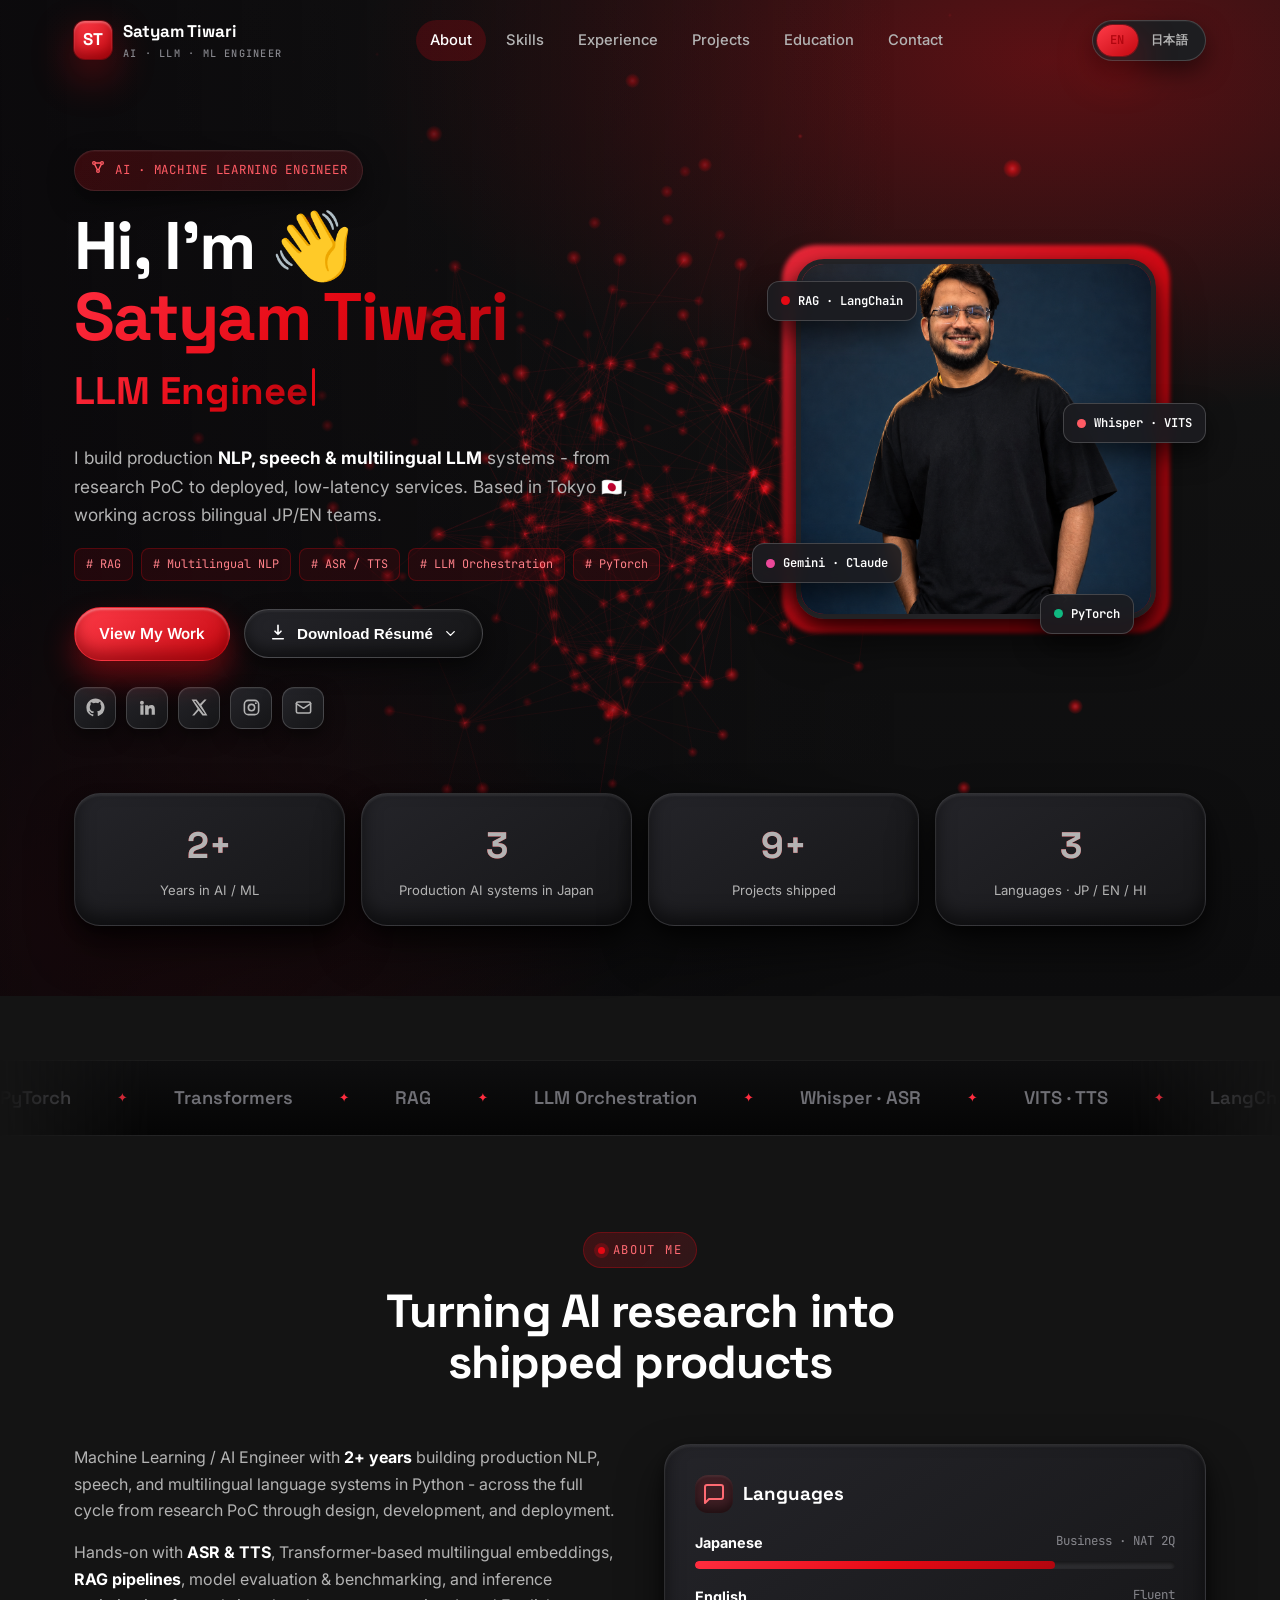
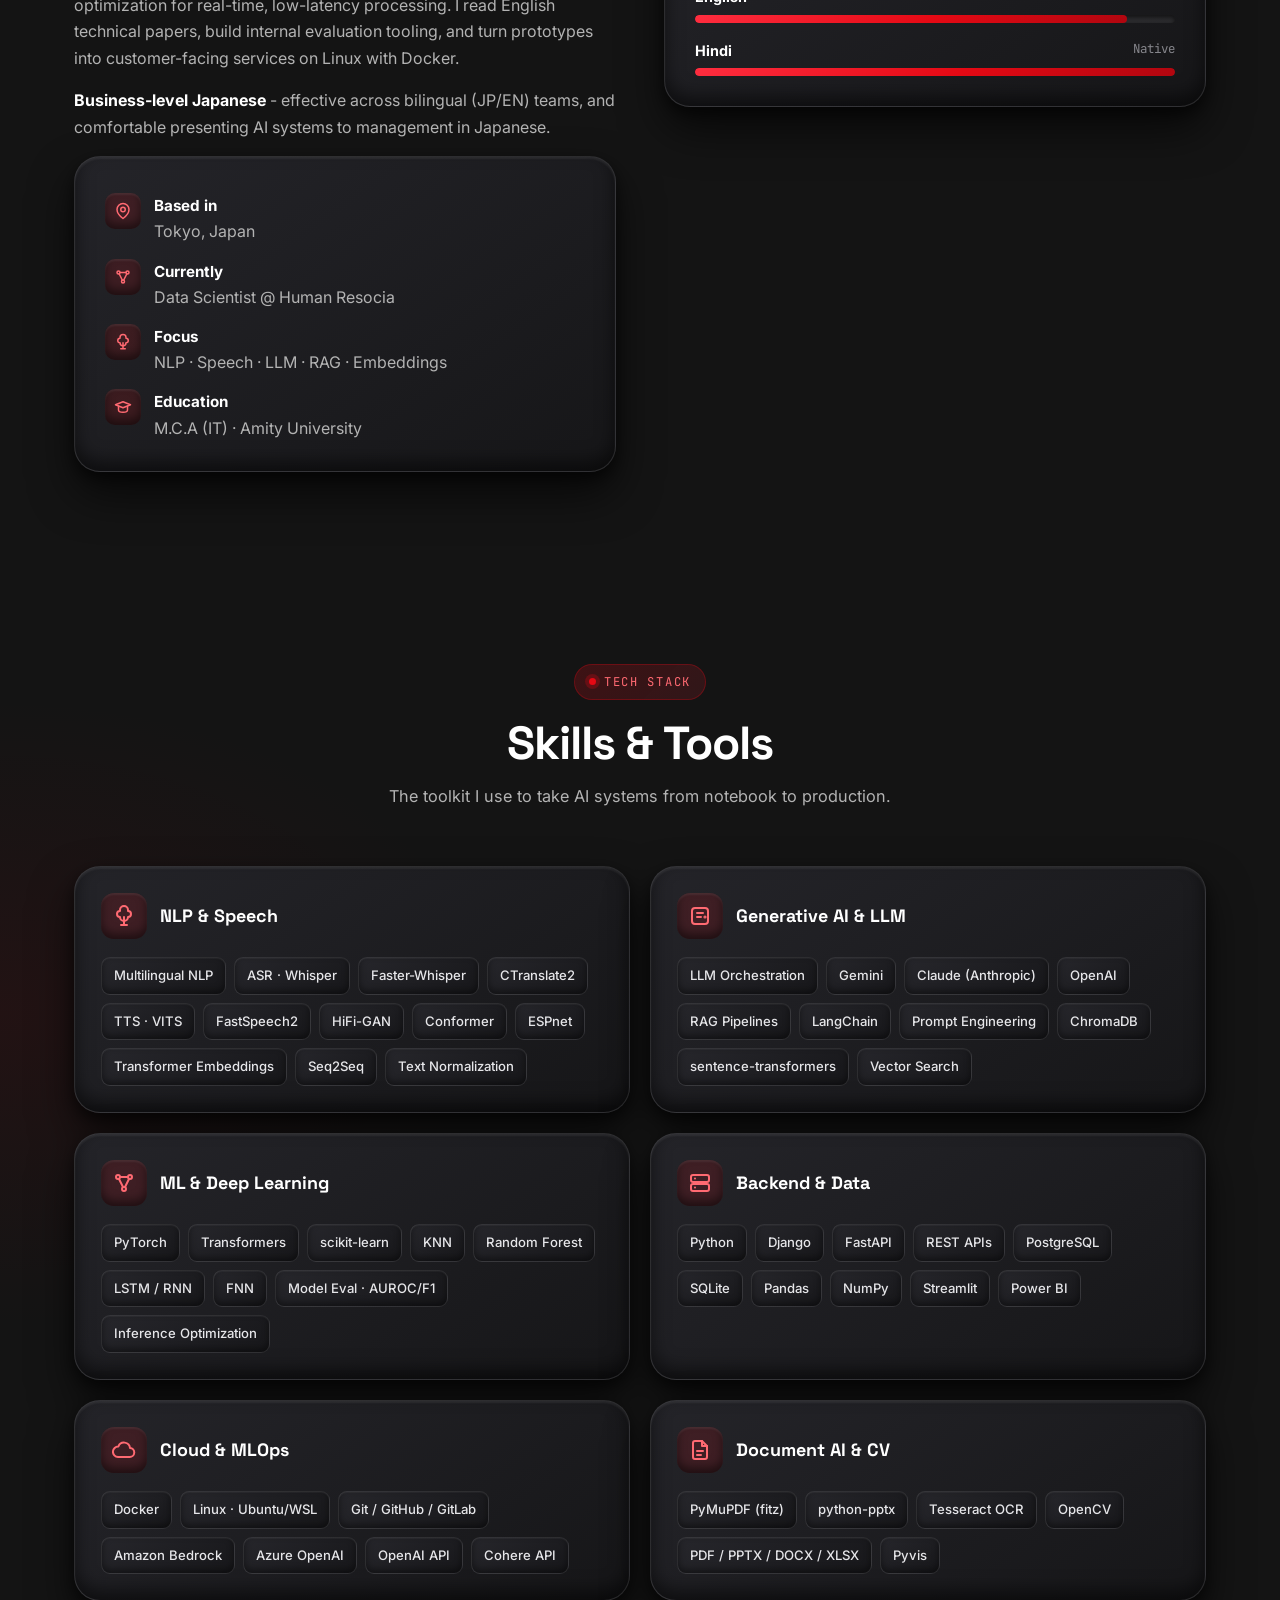
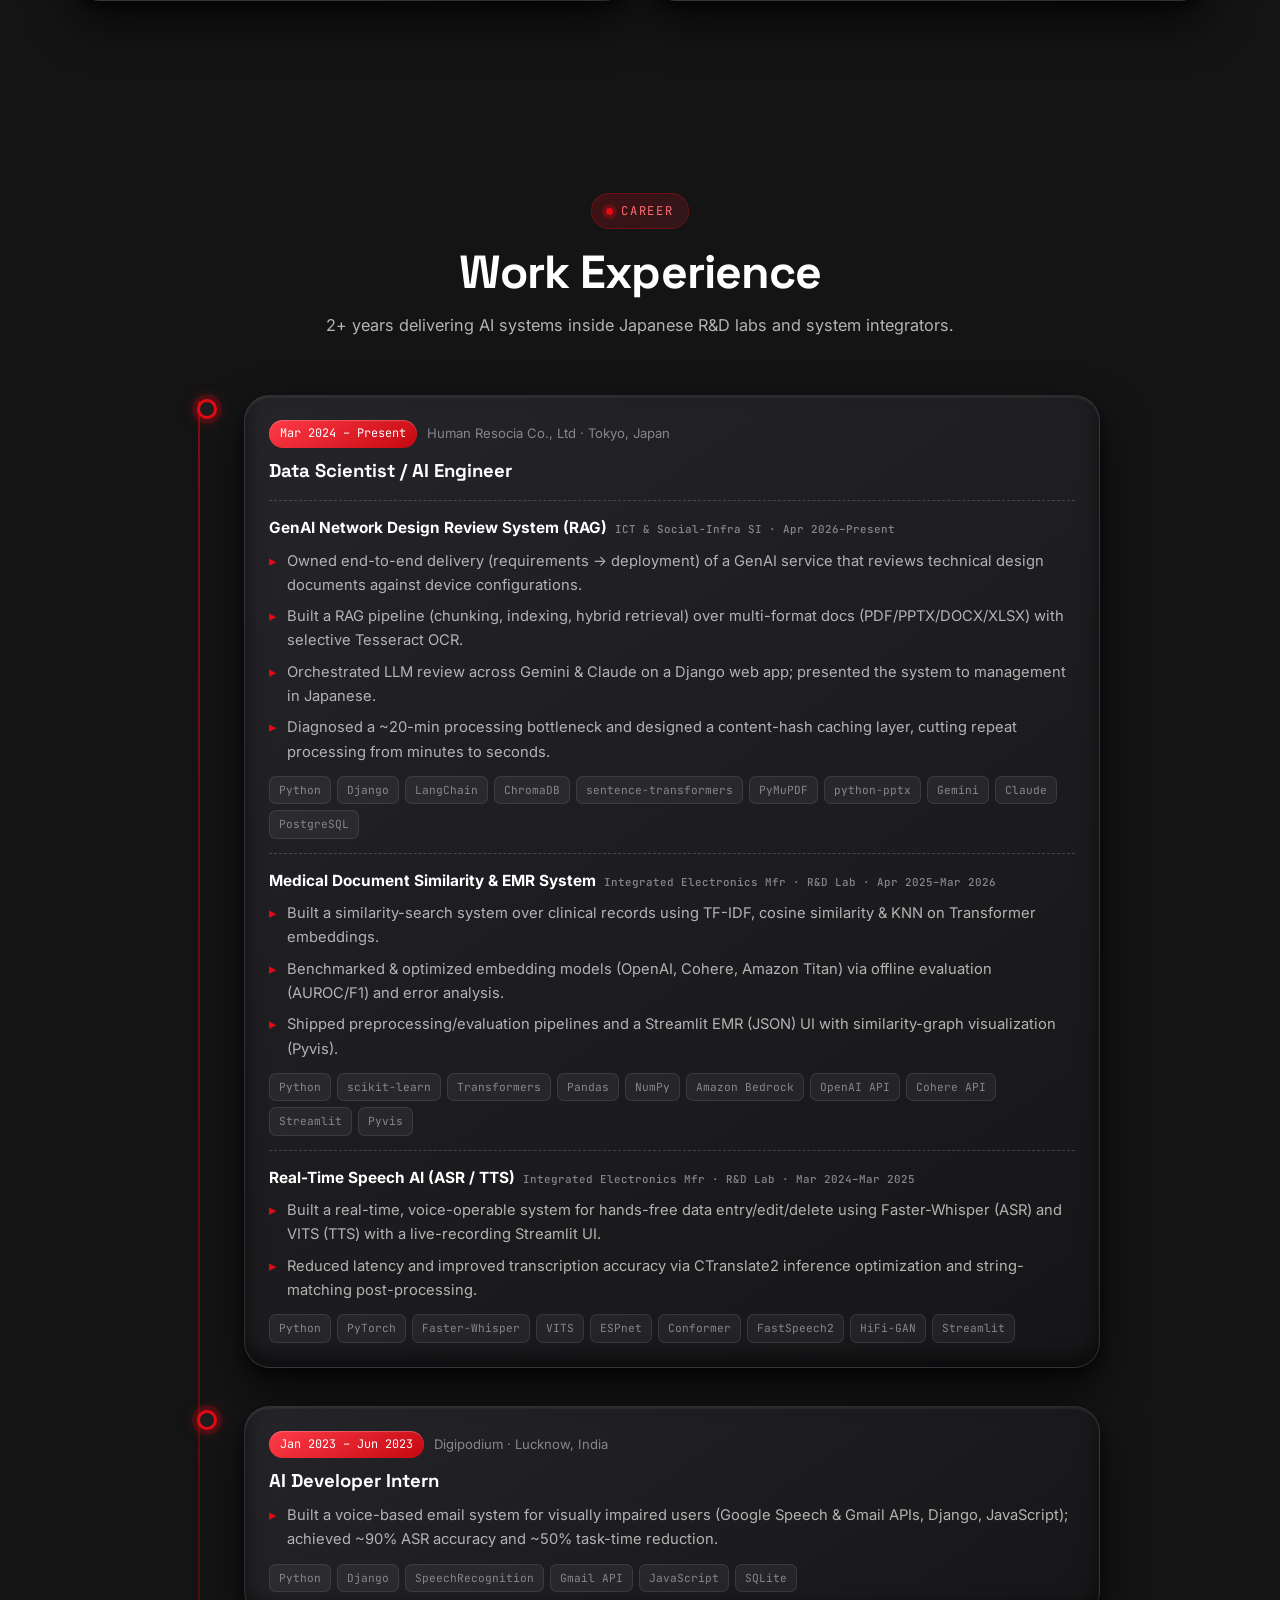
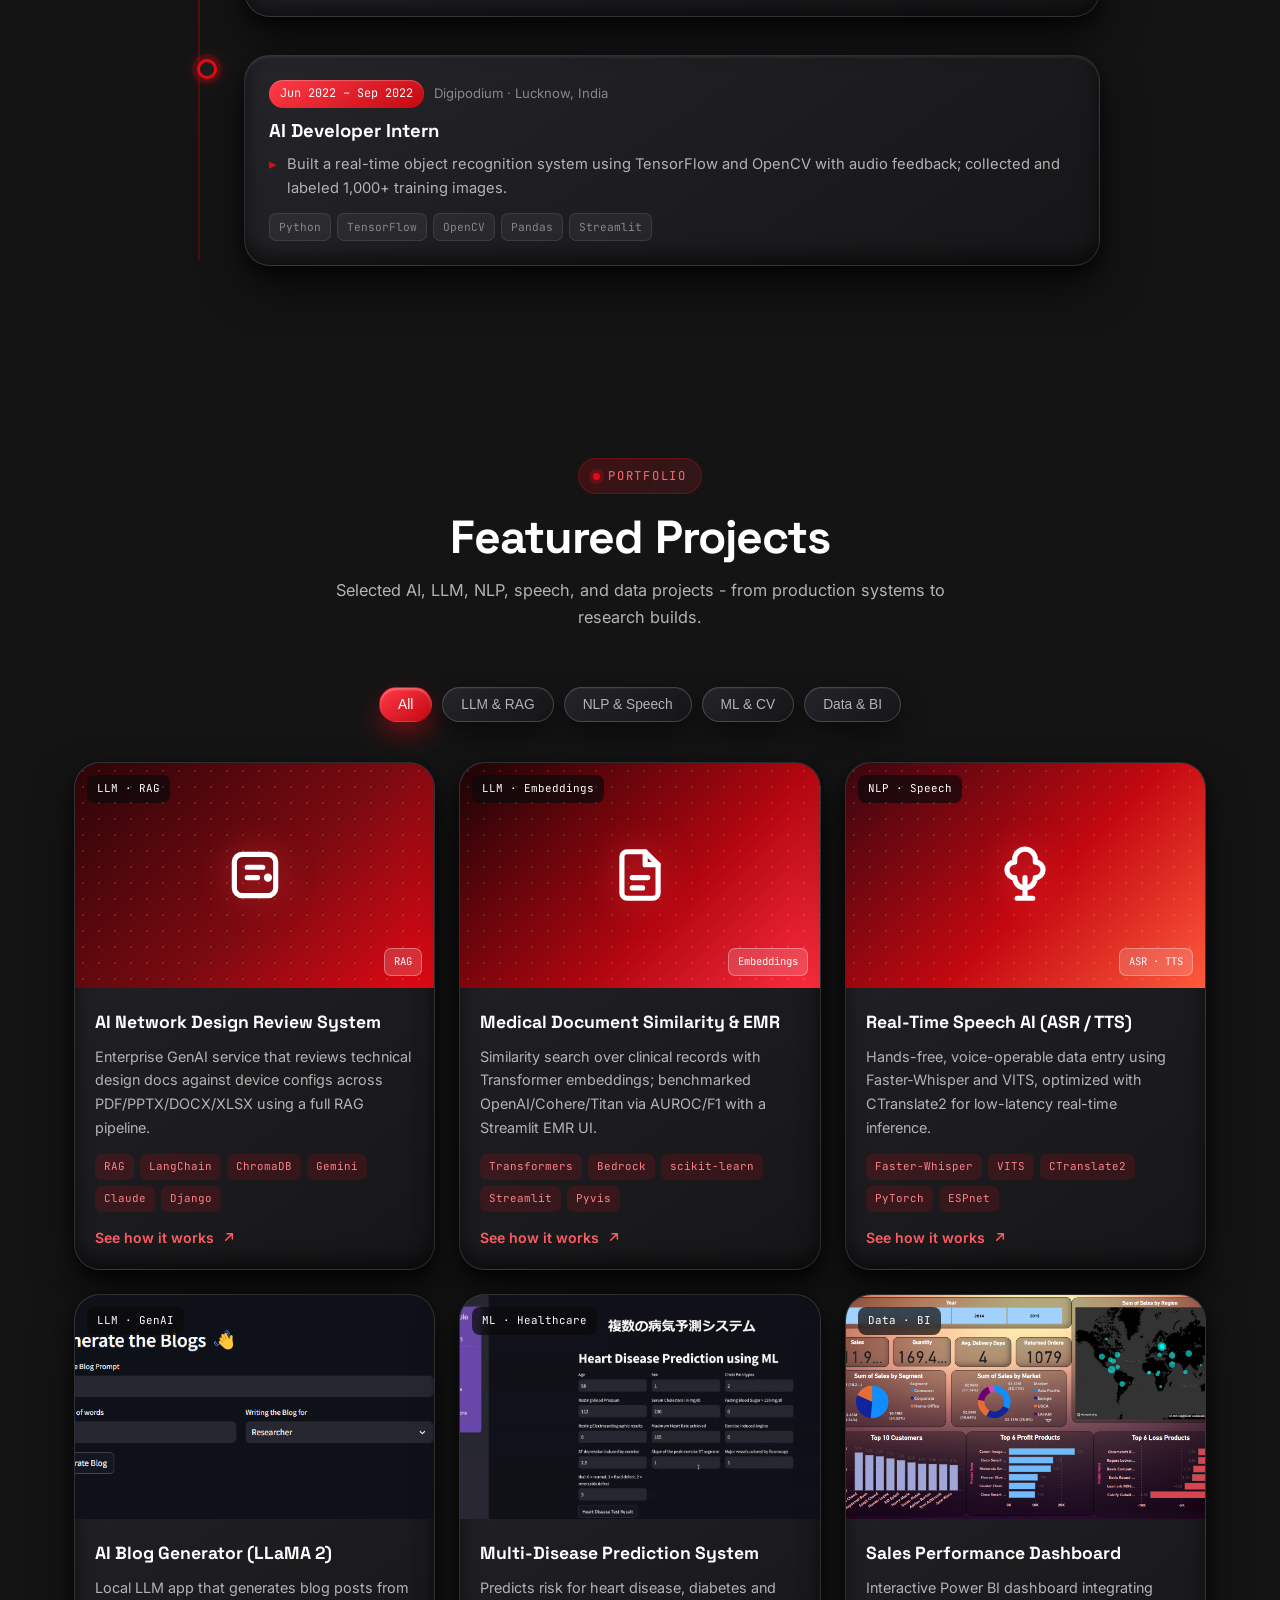
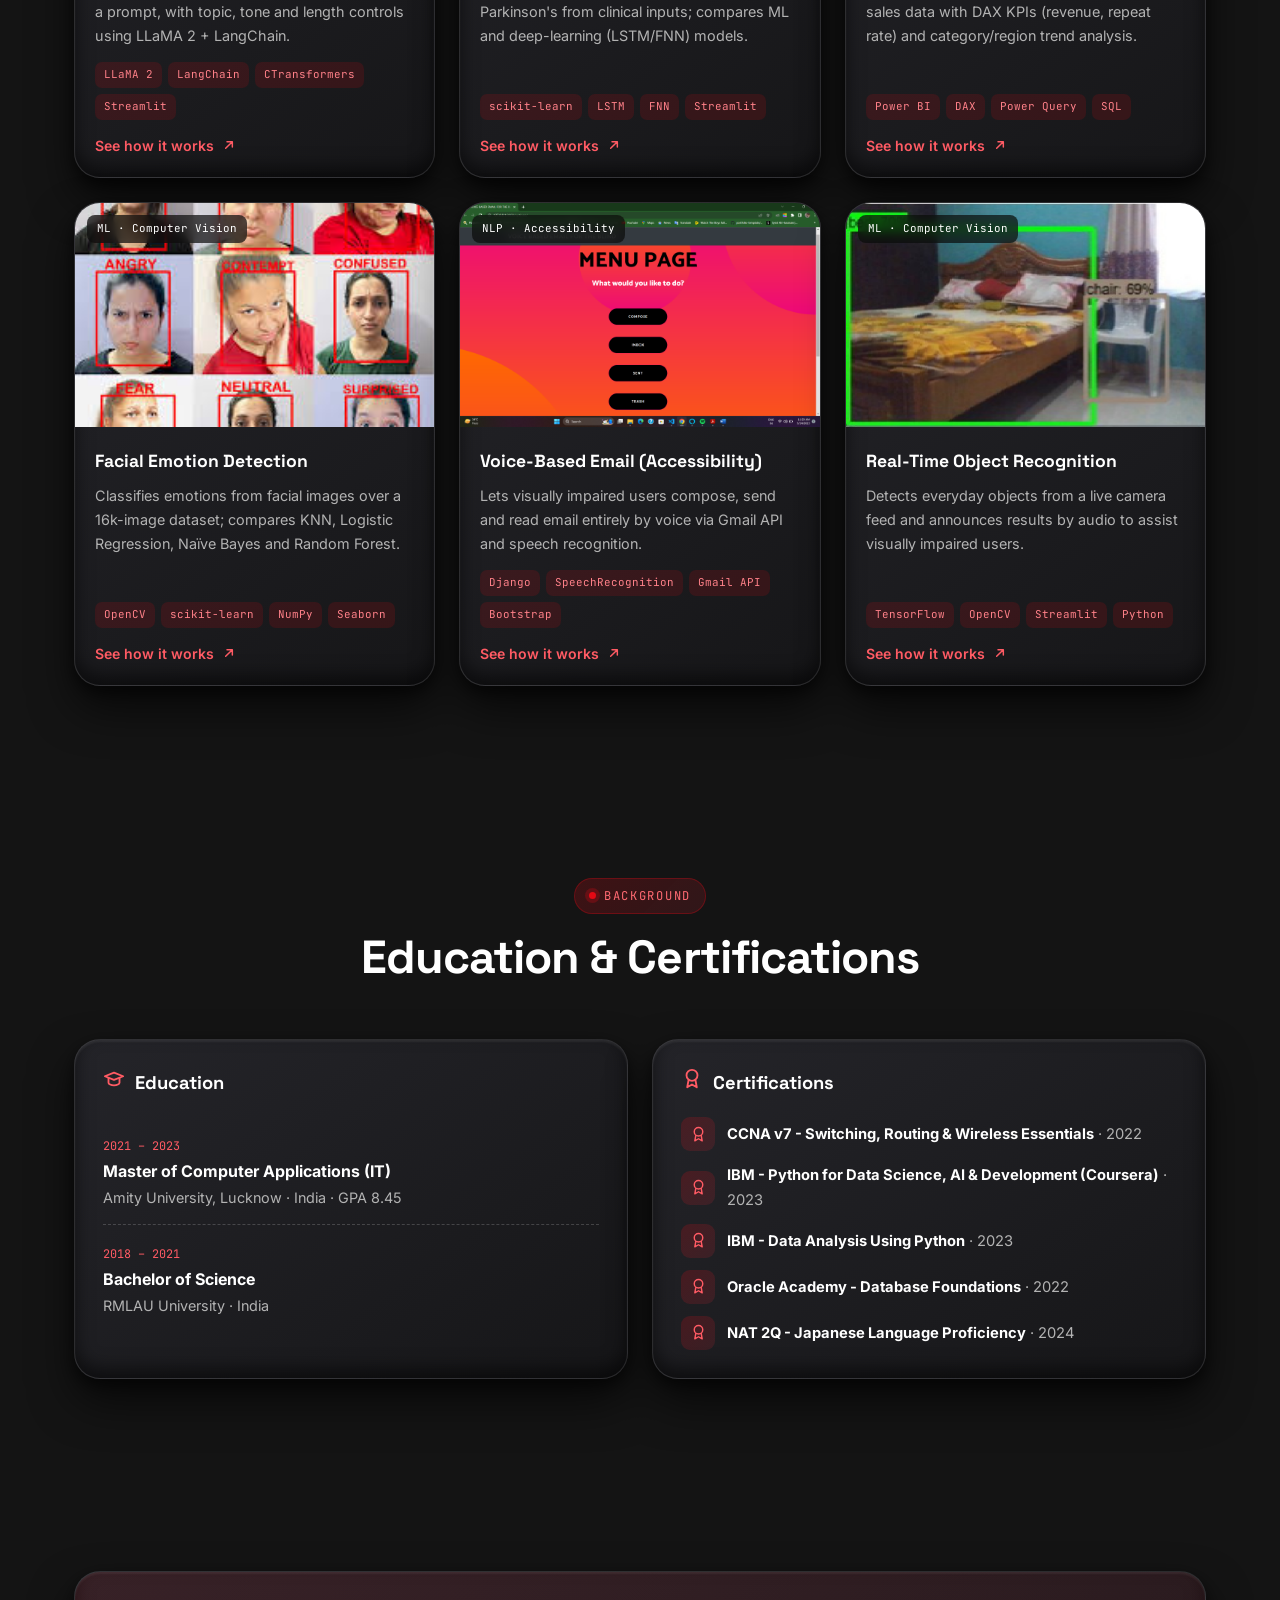
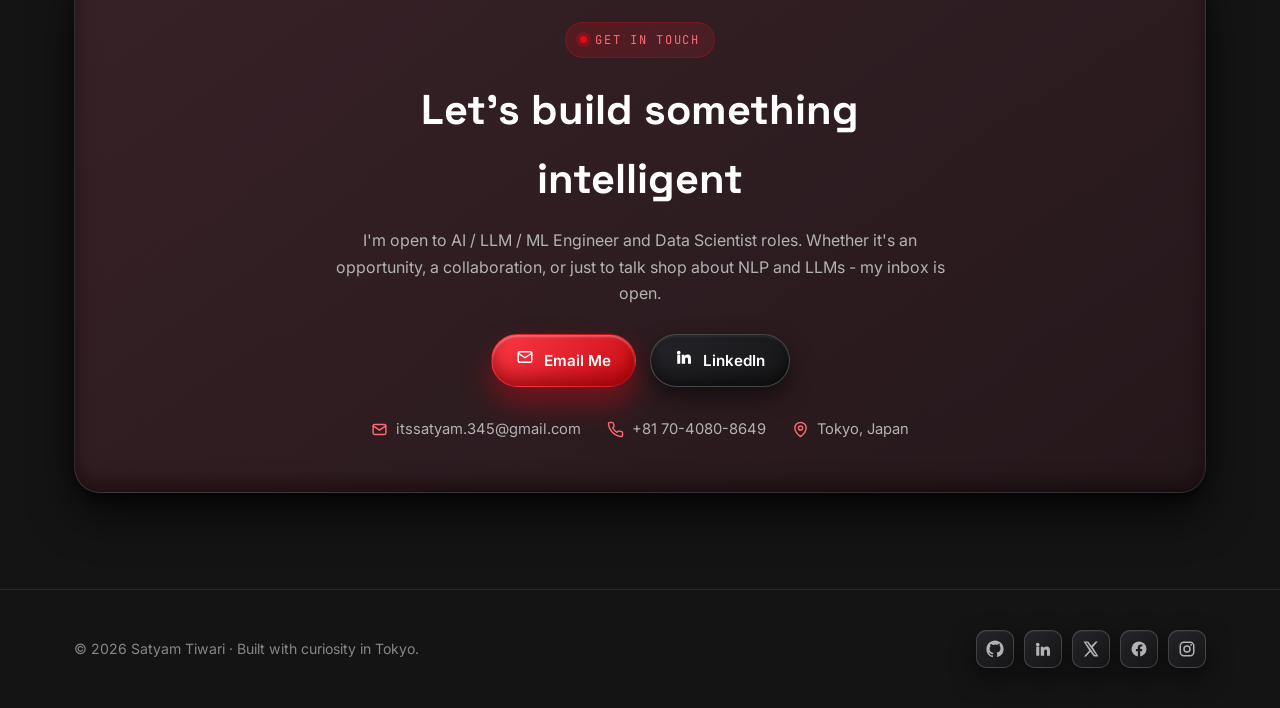
<file: index.html>
<!DOCTYPE html>
<html lang="en">
<head>
  <meta charset="UTF-8">
  <meta name="viewport" content="width=device-width, initial-scale=1.0">
  <meta name="description" content="Satyam Tiwari - AI / LLM / ML Engineer & Data Scientist in Tokyo. Production NLP, speech (ASR/TTS), multilingual LLM and RAG systems. Bilingual EN / 日本語 portfolio.">
  <meta name="keywords" content="AI Engineer, LLM Engineer, Machine Learning Engineer, Data Scientist, NLP, RAG, ASR, TTS, PyTorch, Transformers, LangChain, Tokyo">
  <meta name="author" content="Satyam Tiwari">

  <meta property="og:type" content="website">
  <meta property="og:title" content="Satyam Tiwari - AI · LLM · ML Engineer">
  <meta property="og:description" content="Production NLP, speech & multilingual LLM systems. Based in Tokyo, bilingual JP/EN.">

  <title>Satyam Tiwari - AI · LLM · ML Engineer</title>
  <link rel="shortcut icon" href="assets/img/S.png">

  <link rel="preconnect" href="https://fonts.googleapis.com">
  <link rel="preconnect" href="https://fonts.gstatic.com" crossorigin>
  <link href="https://fonts.googleapis.com/css2?family=Space+Grotesk:wght@500;600;700&family=Inter:wght@400;500;600;700&family=JetBrains+Mono:wght@500;600&family=Noto+Sans+JP:wght@400;500;700&display=swap" rel="stylesheet">

  <link rel="stylesheet" href="assets/css/portfolio.css">
  <link rel="stylesheet" href="assets/css/netflix.css">
</head>
<body>
  <!-- backgrounds -->
  <div class="bg-aurora"><span class="b1"></span><span class="b2"></span><span class="b3"></span></div>
  <div class="bg-grid"></div>
  <div class="spotlight" id="spotlight"></div>
  <div class="scrollbar" id="scrollbar"></div>

  <!-- ===== NAV ===== -->
  <header class="nav" id="nav">
    <div class="container nav__inner">
      <a href="#home" class="brand">
        <span class="logo">ST</span>
        <span>Satyam Tiwari<small data-i18n="brand.sub">AI · LLM · ML Engineer</small></span>
      </a>

      <nav class="nav__links" id="nav-links">
        <a href="#about" data-i18n="nav.about">About</a>
        <a href="#skills" data-i18n="nav.skills">Skills</a>
        <a href="#experience" data-i18n="nav.experience">Experience</a>
        <a href="#projects" data-i18n="nav.projects">Projects</a>
        <a href="#education" data-i18n="nav.education">Education</a>
        <a href="#contact" data-i18n="nav.contact">Contact</a>
      </nav>

      <div class="nav__right">
        <div class="lang" id="lang-toggle" title="Switch language">
          <span class="pill"></span>
          <button data-lang="en" class="on">EN</button>
          <button data-lang="ja">日本語</button>
        </div>
        <button class="nav__burger" id="burger" aria-label="Menu"><span></span></button>
      </div>
    </div>
  </header>

  <!-- ===== HERO ===== -->
  <section class="hero" id="home">
    <canvas class="hero__3d" id="hero3d" aria-hidden="true"></canvas>
    <canvas class="hero__net" id="ai-net" aria-hidden="true"></canvas>
    <div class="container hero__grid">
      <div class="hero__text">
        <!-- Status badge hidden (started a new role) - uncomment to re-enable
        <span class="hero__status" data-reveal><i class="dot-live"></i><span data-i18n="hero.status">Open to AI / LLM / ML Engineer roles</span></span>
        -->
        <span class="hero__role-badge" data-reveal><span data-icon="ml"></span><span data-i18n="hero.role1">AI · Machine Learning Engineer</span></span>
        <h1 data-reveal data-delay="1">
          <span data-i18n="hero.hi">Hi, I'm</span> <span class="wave">👋</span><br>
          <span class="text-grad">Satyam Tiwari</span>
        </h1>
        <div class="hero__role" data-reveal data-delay="2"><span class="typed" id="typed"></span><span class="caret"></span></div>
        <p class="hero__lead" data-reveal data-delay="2" data-i18n="hero.lead"></p>
        <div class="hero__tags" data-reveal data-delay="3">
          <span># RAG</span><span># Multilingual NLP</span><span># ASR / TTS</span><span># LLM Orchestration</span><span># PyTorch</span>
        </div>
        <div class="hero__cta" data-reveal data-delay="3">
          <a href="#projects" class="btn btn-primary"><span data-i18n="hero.cta1">View My Work</span></a>
          <div class="resume-dd" id="resume-dd">
            <button type="button" class="btn btn-ghost" id="resume-btn" aria-haspopup="true" aria-expanded="false">
              <span data-icon="download"></span><span data-i18n="hero.cta2">Download Résumé</span>
              <svg class="dd-caret" viewBox="0 0 24 24" fill="none" stroke="currentColor" stroke-width="2.2" stroke-linecap="round" stroke-linejoin="round"><path d="m6 9 6 6 6-6"/></svg>
            </button>
            <div class="resume-menu" role="menu" aria-label="Résumé downloads">
              <div class="resume-group" data-i18n="resume.en">English</div>
              <a class="resume-item" href="https://drive.google.com/file/d/18ZJ8QoHMZrB535BlnbkDiGsmgPWRblYz/view?usp=sharing" target="_blank" rel="noopener" role="menuitem">
                <span class="ri-flag">EN</span>
                <span class="ri-txt"><b>English Résumé</b><small>Satyam_Tiwari_Resume.pdf</small></span>
                <span class="ri-go" data-icon="arrow"></span>
              </a>
              <div class="resume-group" data-i18n="resume.jp">Japanese · 日本語</div>
              <a class="resume-item" href="https://drive.google.com/file/d/1NhibfITq1GwYbzSwe2M1v7l4U6b-vzTc/view?usp=sharing" target="_blank" rel="noopener" role="menuitem">
                <span class="ri-flag">JP</span>
                <span class="ri-txt"><b>履歴書</b><small>Rirekisho · Japanese CV</small></span>
                <span class="ri-go" data-icon="arrow"></span>
              </a>
              <a class="resume-item" href="https://drive.google.com/file/d/1_A48yHCK7Y-2BoI419WqlRig6mIIVqWo/view?usp=sharing" target="_blank" rel="noopener" role="menuitem">
                <span class="ri-flag">JP</span>
                <span class="ri-txt"><b>職務経歴書</b><small>Shokumu-keirekisho · Work history</small></span>
                <span class="ri-go" data-icon="arrow"></span>
              </a>
            </div>
          </div>
        </div>
        <div class="hero__socials" data-reveal data-delay="4">
          <a href="https://github.com/Sattusss" target="_blank" rel="noopener" title="GitHub" data-icon="github"></a>
          <a href="https://www.linkedin.com/in/satyam-tiwari-70210a22b" target="_blank" rel="noopener" title="LinkedIn" data-icon="linkedin"></a>
          <a href="https://x.com/_satyam_345" target="_blank" rel="noopener" title="X" data-icon="twitter"></a>
          <a href="https://www.instagram.com/thesatyamtiwarii/" target="_blank" rel="noopener" title="Instagram" data-icon="instagram"></a>
          <a href="mailto:itssatyam.345@gmail.com" title="Email" data-icon="mail"></a>
        </div>
      </div>

      <div class="hero__art" data-reveal data-delay="2">
        <div class="portrait">
          <div class="portrait__ring"></div>
          <div class="portrait__img"><img src="assets/img/about.png" alt="Satyam Tiwari"></div>
          <div class="chip-float c1"><i></i> RAG · LangChain</div>
          <div class="chip-float c2"><i></i> Whisper · VITS</div>
          <div class="chip-float c3"><i></i> Gemini · Claude</div>
          <div class="chip-float c4"><i></i> PyTorch</div>
        </div>
      </div>
    </div>

    <div class="container">
      <div class="stats" id="stats"></div>
    </div>
  </section>

  <!-- marquee -->
  <div class="marquee" id="marquee"></div>

  <!-- ===== ABOUT ===== -->
  <section id="about">
    <div class="container">
      <div class="section-head">
        <span class="eyebrow" data-i18n="about.eyebrow">About Me</span>
        <h2 class="section-title" data-i18n="about.title">Turning AI research into shipped products</h2>
      </div>
      <div class="about__grid">
        <div class="about" data-reveal>
          <p data-i18n="about.p1"></p>
          <p data-i18n="about.p2"></p>
          <p data-i18n="about.p3"></p>
          <div class="about__card" style="margin-top:8px">
            <ul class="about__list">
              <li><span class="ic" data-icon="pin"></span><span><b data-i18n="about.l1t">Based in</b><span data-i18n="about.l1d">Tokyo, Japan</span></span></li>
              <li><span class="ic" data-icon="ml"></span><span><b data-i18n="about.l2t">Currently</b><span data-i18n="about.l2d">Data Scientist @ Human Resocia</span></span></li>
              <li><span class="ic" data-icon="nlp"></span><span><b data-i18n="about.l3t">Focus</b><span data-i18n="about.l3d">NLP · Speech · LLM · RAG</span></span></li>
              <li><span class="ic" data-icon="cap"></span><span><b data-i18n="about.l4t">Education</b><span data-i18n="about.l4d">M.C.A (IT) · Amity University</span></span></li>
            </ul>
          </div>
        </div>
        <div class="about__card" data-reveal data-delay="1">
          <h3 style="font-family:var(--font-head);color:var(--heading);margin-bottom:18px;display:flex;align-items:center;gap:10px"><span class="skill-card__ic" style="width:38px;height:38px" data-icon="chat"></span><span data-i18n="about.langtitle">Languages</span></h3>
          <div class="lang-bars" id="lang-bars"></div>
        </div>
      </div>
    </div>
  </section>

  <!-- ===== SKILLS ===== -->
  <section id="skills">
    <div class="container">
      <div class="section-head">
        <span class="eyebrow" data-i18n="skills.eyebrow">Tech Stack</span>
        <h2 class="section-title" data-i18n="skills.title">Skills &amp; Tools</h2>
        <p class="section-sub" data-i18n="skills.sub"></p>
      </div>
      <div class="skills__grid" id="skills-grid"></div>
    </div>
  </section>

  <!-- ===== EXPERIENCE ===== -->
  <section id="experience">
    <div class="container">
      <div class="section-head">
        <span class="eyebrow" data-i18n="exp.eyebrow">Career</span>
        <h2 class="section-title" data-i18n="exp.title">Work Experience</h2>
        <p class="section-sub" data-i18n="exp.sub"></p>
      </div>
      <div class="timeline" id="timeline"></div>
    </div>
  </section>

  <!-- ===== PROJECTS ===== -->
  <section id="projects">
    <div class="container">
      <div class="section-head">
        <span class="eyebrow" data-i18n="proj.eyebrow">Portfolio</span>
        <h2 class="section-title" data-i18n="proj.title">Featured Projects</h2>
        <p class="section-sub" data-i18n="proj.sub"></p>
      </div>
      <div class="filters" id="filters">
        <button class="active" data-f="all" data-i18n="f.all">All</button>
        <button data-f="llm" data-i18n="f.llm">LLM &amp; RAG</button>
        <button data-f="nlp" data-i18n="f.nlp">NLP &amp; Speech</button>
        <button data-f="ml" data-i18n="f.ml">ML &amp; CV</button>
        <button data-f="data" data-i18n="f.data">Data &amp; BI</button>
      </div>
      <div class="projects__grid" id="projects-grid"></div>
    </div>
  </section>

  <!-- ===== EDUCATION ===== -->
  <section id="education">
    <div class="container">
      <div class="section-head">
        <span class="eyebrow" data-i18n="edu.eyebrow">Background</span>
        <h2 class="section-title" data-i18n="edu.title">Education &amp; Certifications</h2>
      </div>
      <div class="edu__grid">
        <div class="edu-card" data-reveal>
          <h3><span data-icon="cap"></span><span data-i18n="edu.degrees">Education</span></h3>
          <div id="edu-degrees"></div>
        </div>
        <div class="edu-card" data-reveal data-delay="1">
          <h3><span data-icon="award"></span><span data-i18n="edu.certs">Certifications</span></h3>
          <ul class="cert-list" id="edu-certs"></ul>
        </div>
      </div>
    </div>
  </section>

  <!-- ===== CONTACT ===== -->
  <section id="contact" class="contact">
    <div class="container">
      <div class="contact__card" data-reveal>
        <div class="contact__inner">
          <span class="eyebrow" data-i18n="contact.eyebrow">Get in touch</span>
          <h2 data-i18n="contact.title">Let's build something intelligent</h2>
          <p data-i18n="contact.sub"></p>
          <div class="contact__cta">
            <a href="mailto:itssatyam.345@gmail.com" class="btn btn-primary"><span data-icon="mail"></span><span data-i18n="contact.cta1">Email Me</span></a>
            <a href="https://www.linkedin.com/in/satyam-tiwari-70210a22b" target="_blank" rel="noopener" class="btn btn-ghost"><span data-icon="linkedin"></span><span data-i18n="contact.cta2">LinkedIn</span></a>
          </div>
          <div class="contact__meta">
            <a href="mailto:itssatyam.345@gmail.com"><span data-icon="mail"></span>itssatyam.345@gmail.com</a>
            <a href="tel:+817040808649"><span data-icon="phone"></span>+81 70-4080-8649</a>
            <span><span data-icon="pin"></span>Tokyo, Japan</span>
          </div>
        </div>
      </div>
    </div>
  </section>

  <!-- ===== FOOTER ===== -->
  <footer class="footer">
    <div class="container footer__inner">
      <p>© <span id="year"></span> Satyam Tiwari · <span data-i18n="footer.rights">Built with curiosity in Tokyo.</span></p>
      <div class="footer__socials">
        <a href="https://github.com/Sattusss" target="_blank" rel="noopener" title="GitHub" data-icon="github"></a>
        <a href="https://www.linkedin.com/in/satyam-tiwari-70210a22b" target="_blank" rel="noopener" title="LinkedIn" data-icon="linkedin"></a>
        <a href="https://x.com/_satyam_345" target="_blank" rel="noopener" title="X" data-icon="twitter"></a>
        <a href="https://www.facebook.com/sattusss" target="_blank" rel="noopener" title="Facebook" data-icon="facebook"></a>
        <a href="https://www.instagram.com/thesatyamtiwarii/" target="_blank" rel="noopener" title="Instagram" data-icon="instagram"></a>
      </div>
    </div>
  </footer>

  <button class="totop" id="totop" aria-label="Back to top" data-icon="up"></button>

  <script>document.getElementById("year").textContent = new Date().getFullYear();</script>
  <script src="assets/js/three.min.js"></script>
  <script src="assets/js/hero3d.js"></script>
  <script src="assets/js/portfolio.js"></script>
</body>
</html>
</file>
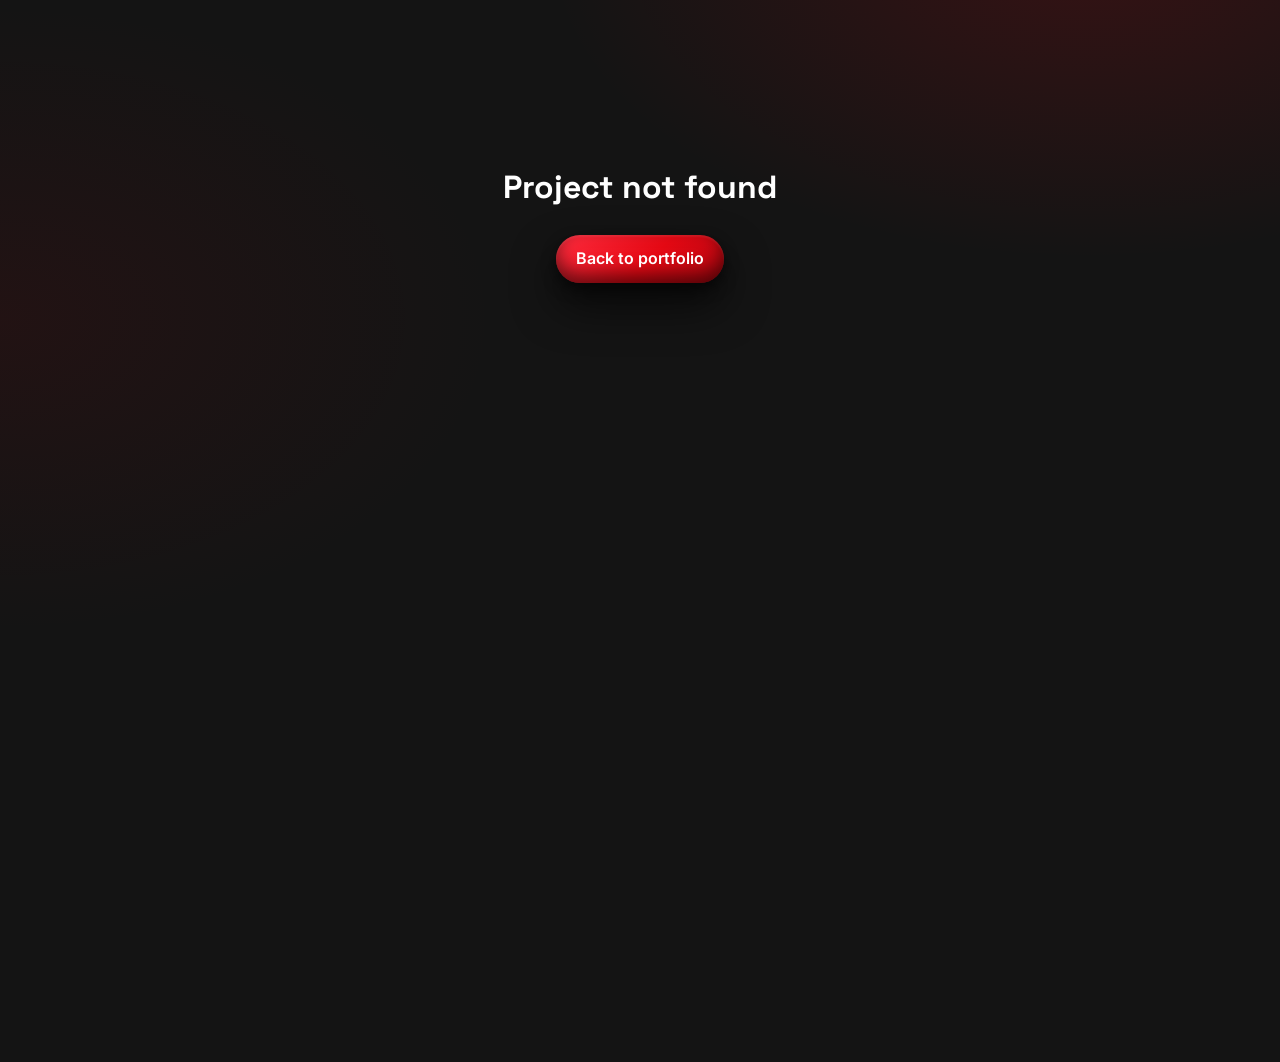
<file: project.html>
<!DOCTYPE html>
<html lang="en">
<head>
  <meta charset="UTF-8">
  <meta name="viewport" content="width=device-width, initial-scale=1.0">
  <meta name="description" content="How it works - an animated flowchart of the project's architecture and data flow. By Satyam Tiwari.">
  <meta name="robots" content="index,follow">
  <title>Project Flow - Satyam Tiwari</title>
  <link rel="shortcut icon" href="assets/img/S.png">

  <link rel="preconnect" href="https://fonts.googleapis.com">
  <link rel="preconnect" href="https://fonts.gstatic.com" crossorigin>
  <link href="https://fonts.googleapis.com/css2?family=Space+Grotesk:wght@500;600;700&family=Inter:wght@400;500;600;700&family=JetBrains+Mono:wght@500;600&family=Noto+Sans+JP:wght@400;500;700&display=swap" rel="stylesheet">

  <link rel="stylesheet" href="assets/css/project.css">
  <link rel="stylesheet" href="assets/css/netflix.css">
</head>
<body>
  <div id="app"></div>
  <script src="assets/js/project.js"></script>
</body>
</html>
</file>
<file: assets/css/portfolio.css>
/* =========================================================
   Satyam Tiwari - AI / LLM / ML Engineer Portfolio
   Light theme · bilingual (EN / 日本語) · animated
   ========================================================= */

:root {
  --bg: #f5f7fe;
  --bg-2: #eef1fc;
  --surface: #ffffff;
  --surface-2: #f8faff;
  --text: #0f1729;
  --heading: #0b1220;
  --muted: #51607a;
  --faint: #8893a7;
  --border: rgba(15, 23, 41, 0.08);
  --border-strong: rgba(15, 23, 41, 0.14);

  --primary: #6d5efc;
  --primary-ink: #4f46e5;
  --violet: #a855f7;
  --cyan: #06b6d4;
  --pink: #ec4899;
  --emerald: #10b981;
  --amber: #f59e0b;

  --grad: linear-gradient(120deg, #6d5efc 0%, #a855f7 45%, #06b6d4 100%);
  --grad-soft: linear-gradient(120deg, rgba(109, 94, 252, .16), rgba(6, 182, 212, .16));

  --shadow-sm: 0 2px 10px rgba(20, 27, 50, .06);
  --shadow: 0 14px 40px rgba(31, 38, 80, .10);
  --shadow-lg: 0 30px 70px rgba(31, 38, 80, .16);
  --glow: 0 0 0 1px rgba(109, 94, 252, .18), 0 18px 50px rgba(109, 94, 252, .28);

  --radius: 20px;
  --radius-sm: 14px;
  --maxw: 1180px;

  --font-head: "Space Grotesk", "Noto Sans JP", system-ui, sans-serif;
  --font-body: "Inter", "Noto Sans JP", system-ui, sans-serif;
  --font-mono: "JetBrains Mono", ui-monospace, monospace;
}

* { margin: 0; padding: 0; box-sizing: border-box; }

html { scroll-behavior: smooth; scroll-padding-top: 92px; }

html[lang="ja"] { --font-head: "Space Grotesk", "Noto Sans JP", sans-serif; }

body {
  font-family: var(--font-body);
  background: var(--bg);
  color: var(--text);
  line-height: 1.65;
  overflow-x: hidden;
  -webkit-font-smoothing: antialiased;
}

::selection { background: rgba(109, 94, 252, .22); color: var(--primary-ink); }

a { color: inherit; text-decoration: none; }
img { display: block; max-width: 100%; }
ul { list-style: none; }

/* ---------- Animated background ---------- */
.bg-aurora { position: fixed; inset: 0; z-index: -2; overflow: hidden; pointer-events: none; }
.bg-aurora span {
  position: absolute; border-radius: 50%; filter: blur(70px); opacity: .55;
  animation: float 18s ease-in-out infinite;
}
.bg-aurora .b1 { width: 520px; height: 520px; top: -120px; left: -100px;
  background: radial-gradient(circle, #8b7bff, transparent 65%); }
.bg-aurora .b2 { width: 460px; height: 460px; top: 18%; right: -120px;
  background: radial-gradient(circle, #5ad9ec, transparent 65%); animation-delay: -5s; }
.bg-aurora .b3 { width: 480px; height: 480px; bottom: -140px; left: 30%;
  background: radial-gradient(circle, #f59ad0, transparent 65%); animation-delay: -9s; }
.bg-grid {
  position: fixed; inset: 0; z-index: -1; pointer-events: none;
  background-image:
    linear-gradient(rgba(15,23,41,.035) 1px, transparent 1px),
    linear-gradient(90deg, rgba(15,23,41,.035) 1px, transparent 1px);
  background-size: 46px 46px;
  -webkit-mask-image: radial-gradient(circle at 50% 0%, #000 0%, transparent 75%);
          mask-image: radial-gradient(circle at 50% 0%, #000 0%, transparent 75%);
}
@keyframes float {
  0%,100% { transform: translate(0,0) scale(1); }
  33% { transform: translate(40px,-30px) scale(1.08); }
  66% { transform: translate(-30px,25px) scale(.96); }
}

/* cursor spotlight */
.spotlight {
  position: fixed; width: 360px; height: 360px; border-radius: 50%; z-index: 0;
  background: radial-gradient(circle, rgba(109,94,252,.12), transparent 60%);
  transform: translate(-50%, -50%); pointer-events: none; transition: opacity .4s; opacity: 0;
}

/* ---------- Layout ---------- */
.container { width: 100%; max-width: var(--maxw); margin: 0 auto; padding: 0 24px; }
section { position: relative; padding: 96px 0; }
.section-head { text-align: center; max-width: 680px; margin: 0 auto 56px; }
.eyebrow {
  display: inline-flex; align-items: center; gap: 8px;
  font-family: var(--font-mono); font-size: .76rem; letter-spacing: .14em;
  text-transform: uppercase; color: var(--primary-ink);
  background: var(--grad-soft); border: 1px solid var(--border);
  padding: 7px 14px; border-radius: 999px; margin-bottom: 18px;
}
.eyebrow::before { content: ""; width: 7px; height: 7px; border-radius: 50%;
  background: var(--primary); box-shadow: 0 0 0 4px rgba(109,94,252,.18); }
h2.section-title {
  font-family: var(--font-head); font-weight: 700; line-height: 1.1;
  font-size: clamp(1.9rem, 4vw, 2.9rem); color: var(--heading); letter-spacing: -.02em;
}
.section-sub { color: var(--muted); margin-top: 14px; font-size: 1.02rem; }
.text-grad { background: var(--grad); -webkit-background-clip: text; background-clip: text; color: transparent; }

/* ---------- Buttons ---------- */
.btn {
  position: relative; display: inline-flex; align-items: center; gap: 10px;
  font-weight: 600; font-size: .95rem; padding: 13px 24px; border-radius: 999px;
  cursor: pointer; border: 1px solid transparent; transition: transform .25s, box-shadow .25s, background .25s;
  white-space: nowrap;
}
.btn svg { width: 18px; height: 18px; }
.btn-primary { color: #fff; background: var(--grad); background-size: 180% 180%; box-shadow: var(--glow); }
.btn-primary:hover { transform: translateY(-3px); animation: gradShift 3s linear infinite; }
@keyframes gradShift { 0%{background-position:0% 50%} 50%{background-position:100% 50%} 100%{background-position:0% 50%} }
.btn-ghost { background: var(--surface); color: var(--heading); border-color: var(--border-strong); box-shadow: var(--shadow-sm); }
.btn-ghost:hover { transform: translateY(-3px); border-color: var(--primary); color: var(--primary-ink); box-shadow: var(--shadow); }

/* ---------- Navbar ---------- */
.nav {
  position: fixed; top: 0; left: 0; right: 0; z-index: 50;
  transition: padding .3s, background .3s, box-shadow .3s;
  padding: 18px 0;
}
.nav.scrolled { padding: 10px 0; background: rgba(247, 249, 255, .82);
  -webkit-backdrop-filter: saturate(160%) blur(16px); backdrop-filter: saturate(160%) blur(16px); box-shadow: 0 1px 0 var(--border); }
.nav__inner { display: flex; align-items: center; justify-content: space-between; gap: 18px; }
.brand { display: flex; align-items: center; gap: 11px; font-family: var(--font-head); font-weight: 700; font-size: 1.06rem; color: var(--heading); }
.brand .logo {
  width: 38px; height: 38px; border-radius: 11px; display: grid; place-items: center;
  background: var(--grad); color: #fff; font-weight: 700; box-shadow: var(--glow); font-family: var(--font-head);
}
.brand small { display: block; font-family: var(--font-mono); font-size: .64rem; letter-spacing: .12em; color: var(--faint); font-weight: 500; text-transform: uppercase; }
.nav__links { display: flex; align-items: center; gap: 6px; }
.nav__links a {
  font-size: .92rem; font-weight: 500; color: var(--muted); padding: 8px 14px; border-radius: 999px;
  transition: color .2s, background .2s;
}
.nav__links a:hover { color: var(--heading); background: rgba(15,23,41,.04); }
.nav__links a.active { color: var(--primary-ink); background: var(--grad-soft); }
.nav__right { display: flex; align-items: center; gap: 12px; }

/* language toggle */
.lang {
  display: inline-flex; align-items: center; padding: 4px; border-radius: 999px;
  background: var(--surface); border: 1px solid var(--border-strong); box-shadow: var(--shadow-sm); position: relative;
}
.lang button {
  position: relative; z-index: 1; border: none; background: transparent; cursor: pointer;
  font-family: var(--font-mono); font-weight: 600; font-size: .76rem; letter-spacing: .04em;
  padding: 7px 13px; border-radius: 999px; color: var(--muted); transition: color .25s;
  white-space: nowrap;
}
.lang button.on { color: #fff; }
.lang .pill { position: absolute; top: 4px; bottom: 4px; border-radius: 999px; background: var(--grad);
  transition: transform .32s cubic-bezier(.4,0,.2,1), width .32s; z-index: 0; box-shadow: var(--glow); }

.nav__burger { display: none; width: 42px; height: 42px; border-radius: 12px; border: 1px solid var(--border-strong);
  background: var(--surface); cursor: pointer; place-items: center; }
.nav__burger span, .nav__burger span::before, .nav__burger span::after {
  content: ""; display: block; width: 18px; height: 2px; background: var(--heading); border-radius: 2px; position: relative; transition: .25s; }
.nav__burger span::before { position: absolute; top: -6px; } .nav__burger span::after { position: absolute; top: 6px; }

.scrollbar { position: fixed; top: 0; left: 0; height: 3px; width: 0; z-index: 60; background: var(--grad); }

/* ---------- Hero ---------- */
.hero { padding-top: 150px; padding-bottom: 70px; }
.hero__grid { display: grid; grid-template-columns: 1.15fr .85fr; gap: 48px; align-items: center; }
.hero__status {
  display: inline-flex; align-items: center; gap: 9px; font-size: .85rem; color: var(--muted);
  background: var(--surface); border: 1px solid var(--border); padding: 7px 15px; border-radius: 999px;
  box-shadow: var(--shadow-sm); margin-bottom: 22px;
}
.dot-live { width: 9px; height: 9px; border-radius: 50%; background: var(--emerald);
  box-shadow: 0 0 0 0 rgba(16,185,129,.6); animation: pulse 2s infinite; }
@keyframes pulse { 70%{box-shadow:0 0 0 8px rgba(16,185,129,0)} 100%{box-shadow:0 0 0 0 rgba(16,185,129,0)} }

.hero h1 { font-family: var(--font-head); font-weight: 700; letter-spacing: -.025em; line-height: 1.06;
  font-size: clamp(2.5rem, 6vw, 4.2rem); color: var(--heading); }
.hero h1 .wave { display: inline-block; animation: wave 2.6s ease-in-out infinite; transform-origin: 70% 70%; }
@keyframes wave { 0%,60%,100%{transform:rotate(0)} 15%{transform:rotate(16deg)} 30%{transform:rotate(-8deg)} 45%{transform:rotate(12deg)} }
.hero__role { font-family: var(--font-head); font-weight: 700; font-size: clamp(1.5rem,3.6vw,2.4rem); margin-top: 6px; min-height: 1.2em; }
.typed { background: var(--grad); -webkit-background-clip: text; background-clip: text; color: transparent; }
.caret { display: inline-block; width: 3px; height: 1em; background: var(--primary); margin-left: 4px;
  vertical-align: -2px; animation: blink 1s steps(2) infinite; border-radius: 2px; }
@keyframes blink { 50%{opacity:0} }
.hero__lead { color: var(--muted); font-size: 1.08rem; max-width: 560px; margin: 22px 0 14px; }
.hero__tags { display: flex; flex-wrap: wrap; gap: 8px; margin: 18px 0 26px; }
.hero__tags span { font-family: var(--font-mono); font-size: .74rem; color: var(--primary-ink);
  border: 1px solid var(--border); background: var(--surface); padding: 6px 11px; border-radius: 8px; box-shadow: var(--shadow-sm); }
.hero__cta { display: flex; flex-wrap: wrap; gap: 14px; align-items: center; }
.hero__socials { display: flex; gap: 10px; margin-top: 26px; }
.hero__socials a {
  width: 42px; height: 42px; border-radius: 12px; display: grid; place-items: center;
  background: var(--surface); border: 1px solid var(--border); color: var(--muted); box-shadow: var(--shadow-sm);
  transition: transform .25s, color .25s, border-color .25s; }
.hero__socials a:hover { transform: translateY(-4px); color: var(--primary-ink); border-color: var(--primary); }
.hero__socials svg { width: 19px; height: 19px; }

/* hero portrait */
.hero__art { display: grid; place-items: center; position: relative; }
.portrait { position: relative; width: min(360px, 78vw); aspect-ratio: 1; }
.portrait__ring { position: absolute; inset: -14px; border-radius: 34px; background: var(--grad); background-size: 200% 200%;
  animation: gradShift 6s linear infinite; filter: blur(2px); opacity: .9; }
.portrait__img { position: absolute; inset: 0; border-radius: 28px; overflow: hidden;
  border: 5px solid #fff; box-shadow: var(--shadow-lg); }
.portrait__img img { width: 100%; height: 100%; object-fit: cover; }
.chip-float {
  position: absolute; display: flex; align-items: center; gap: 8px; font-family: var(--font-mono);
  font-size: .76rem; font-weight: 600; color: var(--heading); background: rgba(255,255,255,.9);
  -webkit-backdrop-filter: blur(8px); backdrop-filter: blur(8px); border: 1px solid var(--border); padding: 9px 13px; border-radius: 12px;
  box-shadow: var(--shadow); animation: bob 5s ease-in-out infinite;
}
.chip-float i { width: 9px; height: 9px; border-radius: 50%; display: inline-block; }
.chip-float.c1 { top: 6%; left: -8%; } .chip-float.c1 i { background: var(--primary); }
.chip-float.c2 { top: 40%; right: -14%; animation-delay: -1.5s; } .chip-float.c2 i { background: var(--cyan); }
.chip-float.c3 { bottom: 10%; left: -12%; animation-delay: -3s; } .chip-float.c3 i { background: var(--pink); }
.chip-float.c4 { bottom: -4%; right: 6%; animation-delay: -2.2s; } .chip-float.c4 i { background: var(--emerald); }
@keyframes bob { 0%,100%{transform:translateY(0)} 50%{transform:translateY(-12px)} }

/* stats */
.stats { display: grid; grid-template-columns: repeat(4, 1fr); gap: 16px; margin-top: 64px; }
.stat { text-align: center; background: var(--surface); border: 1px solid var(--border); border-radius: var(--radius-sm);
  padding: 22px 14px; box-shadow: var(--shadow-sm); transition: transform .25s, box-shadow .25s; }
.stat:hover { transform: translateY(-4px); box-shadow: var(--shadow); }
.stat b { font-family: var(--font-head); font-size: clamp(1.7rem, 3vw, 2.3rem); color: var(--heading); display: block; }
.stat b .text-grad { font-size: inherit; }
.stat span { font-size: .82rem; color: var(--muted); }

/* marquee */
.marquee { overflow: hidden; padding: 22px 0; border-top: 1px solid var(--border); border-bottom: 1px solid var(--border);
  background: linear-gradient(var(--surface-2), var(--surface-2)); margin-top: 64px;
  -webkit-mask-image: linear-gradient(90deg, transparent, #000 12%, #000 88%, transparent);
          mask-image: linear-gradient(90deg, transparent, #000 12%, #000 88%, transparent); }
.marquee__track { display: flex; gap: 46px; width: max-content; animation: scrollx 32s linear infinite; }
.marquee:hover .marquee__track { animation-play-state: paused; }
.marquee__track span { font-family: var(--font-head); font-weight: 600; font-size: 1.15rem; color: var(--faint);
  display: inline-flex; align-items: center; gap: 46px; white-space: nowrap; }
.marquee__track span::after { content: "✦"; color: var(--primary); font-size: .8rem; }
@keyframes scrollx { to { transform: translateX(-50%); } }

/* ---------- About ---------- */
.about__grid { display: grid; grid-template-columns: 1fr 1fr; gap: 48px; align-items: start; }
.about__card { background: var(--surface); border: 1px solid var(--border); border-radius: var(--radius);
  padding: 30px; box-shadow: var(--shadow-sm); }
.about p { color: var(--muted); margin-bottom: 16px; }
.about p strong { color: var(--heading); }
.about__list { display: grid; gap: 14px; margin-top: 6px; }
.about__list li { display: flex; gap: 13px; align-items: flex-start; color: var(--muted); }
.about__list .ic { flex: none; width: 36px; height: 36px; border-radius: 10px; display: grid; place-items: center;
  background: var(--grad-soft); color: var(--primary-ink); }
.about__list .ic svg { width: 18px; height: 18px; }
.about__list b { color: var(--heading); display: block; font-size: .95rem; }
.lang-bars { display: grid; gap: 16px; margin-top: 8px; }
.lang-bars .row { display: flex; flex-direction: column; gap: 6px; }
.lang-bars .row .top { display: flex; justify-content: space-between; font-size: .9rem; }
.lang-bars .top b { color: var(--heading); } .lang-bars .top span { color: var(--faint); font-family: var(--font-mono); font-size: .78rem; }
.bar { height: 8px; border-radius: 999px; background: rgba(15,23,41,.07); overflow: hidden; }
.bar i { display: block; height: 100%; width: 0; border-radius: 999px; background: var(--grad);
  transition: width 1.4s cubic-bezier(.4,0,.2,1); }

/* ---------- Skills ---------- */
.skills__grid { display: grid; grid-template-columns: repeat(2, 1fr); gap: 20px; }
.skill-card { background: var(--surface); border: 1px solid var(--border); border-radius: var(--radius);
  padding: 26px; box-shadow: var(--shadow-sm); transition: transform .3s, box-shadow .3s, border-color .3s; position: relative; overflow: hidden; }
.skill-card::before { content: ""; position: absolute; top: 0; left: 0; right: 0; height: 3px; background: var(--grad); opacity: 0; transition: opacity .3s; }
.skill-card:hover { transform: translateY(-6px); box-shadow: var(--shadow); border-color: var(--border-strong); }
.skill-card:hover::before { opacity: 1; }
.skill-card__head { display: flex; align-items: center; gap: 13px; margin-bottom: 18px; }
.skill-card__ic { width: 46px; height: 46px; border-radius: 13px; display: grid; place-items: center;
  background: var(--grad-soft); color: var(--primary-ink); }
.skill-card__ic svg { width: 24px; height: 24px; }
.skill-card h3 { font-family: var(--font-head); font-size: 1.12rem; color: var(--heading); }
.chips { display: flex; flex-wrap: wrap; gap: 8px; }
.chips span { font-size: .82rem; font-weight: 500; color: var(--text); background: var(--surface-2);
  border: 1px solid var(--border); padding: 7px 12px; border-radius: 9px; transition: transform .2s, color .2s, border-color .2s, background .2s; }
.chips span:hover { transform: translateY(-3px) scale(1.03); color: var(--primary-ink); border-color: var(--primary); background: #fff; }

/* ---------- Experience timeline ---------- */
.timeline { position: relative; max-width: 920px; margin: 0 auto; padding-left: 8px; }
.timeline::before { content: ""; position: absolute; left: 18px; top: 6px; bottom: 6px; width: 2px; background: linear-gradient(var(--primary), var(--cyan)); opacity: .4; }
.tl-item { position: relative; padding: 0 0 38px 56px; }
.tl-item:last-child { padding-bottom: 0; }
.tl-dot { position: absolute; left: 9px; top: 4px; width: 20px; height: 20px; border-radius: 50%;
  background: #fff; border: 3px solid var(--primary); box-shadow: 0 0 0 5px rgba(109,94,252,.12); }
.tl-card { background: var(--surface); border: 1px solid var(--border); border-radius: var(--radius);
  padding: 24px; box-shadow: var(--shadow-sm); transition: transform .25s, box-shadow .25s; }
.tl-card:hover { transform: translateX(6px); box-shadow: var(--shadow); }
.tl-meta { display: flex; flex-wrap: wrap; gap: 10px; align-items: center; margin-bottom: 8px; }
.tl-date { font-family: var(--font-mono); font-size: .74rem; color: #fff; background: var(--grad); padding: 4px 11px; border-radius: 999px; }
.tl-place { font-size: .82rem; color: var(--faint); }
.tl-card h3 { font-family: var(--font-head); font-size: 1.16rem; color: var(--heading); }
.tl-card .role { color: var(--primary-ink); font-weight: 600; font-size: .95rem; margin-bottom: 12px; }
.tl-sub { margin-top: 14px; padding-top: 14px; border-top: 1px dashed var(--border-strong); }
.tl-sub h4 { font-size: .96rem; color: var(--heading); display: flex; gap: 8px; align-items: baseline; }
.tl-sub h4 small { font-family: var(--font-mono); font-size: .68rem; color: var(--faint); font-weight: 500; }
.tl-sub ul { margin-top: 8px; display: grid; gap: 7px; }
.tl-sub li { position: relative; padding-left: 18px; color: var(--muted); font-size: .92rem; }
.tl-sub li::before { content: "▸"; position: absolute; left: 0; color: var(--primary); }
.tl-stack { display: flex; flex-wrap: wrap; gap: 6px; margin-top: 12px; }
.tl-stack span { font-family: var(--font-mono); font-size: .7rem; color: var(--muted); background: var(--surface-2); border: 1px solid var(--border); padding: 4px 9px; border-radius: 7px; }

/* ---------- Projects ---------- */
.filters { display: flex; flex-wrap: wrap; gap: 10px; justify-content: center; margin-bottom: 40px; }
.filters button { font-size: .86rem; font-weight: 500; color: var(--muted); background: var(--surface);
  border: 1px solid var(--border-strong); padding: 9px 18px; border-radius: 999px; cursor: pointer; transition: .25s; }
.filters button:hover { color: var(--primary-ink); border-color: var(--primary); }
.filters button.active { color: #fff; background: var(--grad); border-color: transparent; box-shadow: var(--glow); }

.projects__grid { display: grid; grid-template-columns: repeat(3, 1fr); gap: 24px; }
.proj { background: var(--surface); border: 1px solid var(--border); border-radius: var(--radius); overflow: hidden;
  box-shadow: var(--shadow-sm); transition: transform .35s, box-shadow .35s, border-color .35s; display: flex; flex-direction: column; }
.proj:hover { transform: translateY(-8px); box-shadow: var(--shadow-lg); border-color: var(--border-strong); }
.proj__media { position: relative; aspect-ratio: 16/10; overflow: hidden; background: var(--surface-2); }
.proj__media img { width: 100%; height: 100%; object-fit: cover; transition: transform .5s; }
.proj:hover .proj__media img { transform: scale(1.08); }
.proj__media--cover { display: grid; place-items: center; }
.proj__media--cover::after { content: ""; position: absolute; inset: 0;
  background-image: radial-gradient(rgba(255,255,255,.16) 1.4px, transparent 1.6px);
  background-size: 16px 16px; opacity: .6; }
.proj__media--cover.g1 { background: linear-gradient(135deg, #6d5efc, #a855f7); }
.proj__media--cover.g2 { background: linear-gradient(135deg, #0ea5e9, #6d5efc); }
.proj__media--cover.g3 { background: linear-gradient(135deg, #ec4899, #a855f7); }
.proj__icon { position: relative; z-index: 1; width: 62px; height: 62px; color: #fff;
  filter: drop-shadow(0 6px 16px rgba(0,0,0,.25)); transition: transform .5s; }
.proj:hover .proj__icon { transform: scale(1.1) rotate(-4deg); }
.proj__icon svg { width: 100%; height: 100%; }
.proj__badge { position: absolute; bottom: 12px; right: 12px; z-index: 1; font-family: var(--font-mono);
  font-size: .66rem; color: #fff; background: rgba(255,255,255,.18); border: 1px solid rgba(255,255,255,.3);
  padding: 4px 9px; border-radius: 7px; -webkit-backdrop-filter: blur(4px); backdrop-filter: blur(4px); }
.proj__cat { position: absolute; top: 12px; left: 12px; font-family: var(--font-mono); font-size: .68rem; color: #fff;
  background: rgba(15,23,41,.62); -webkit-backdrop-filter: blur(6px); backdrop-filter: blur(6px); padding: 5px 10px; border-radius: 8px; }
.proj__body { padding: 20px; display: flex; flex-direction: column; flex: 1; }
.proj__body h3 { font-family: var(--font-head); font-size: 1.1rem; color: var(--heading); margin-bottom: 8px; }
.proj__body p { color: var(--muted); font-size: .9rem; flex: 1; }
.proj__stack { display: flex; flex-wrap: wrap; gap: 6px; margin: 14px 0 0; }
.proj__stack span { font-family: var(--font-mono); font-size: .68rem; color: var(--primary-ink);
  background: var(--grad-soft); padding: 4px 9px; border-radius: 7px; }
.proj__link { margin-top: 14px; display: inline-flex; align-items: center; gap: 7px; font-weight: 600; font-size: .88rem; color: var(--primary-ink); }
.proj__link svg { width: 16px; height: 16px; transition: transform .25s; }
.proj:hover .proj__link svg { transform: translate(3px,-3px); }
/* whole-card click target → opens animated flowchart in new tab */
.proj { cursor: pointer; position: relative; }
.proj__stretch { position: absolute; inset: 0; z-index: 4; border-radius: var(--radius); }
.proj__stretch:focus-visible { outline: 2px solid var(--primary); outline-offset: 3px; }

/* ---------- Education & certs ---------- */
.edu__grid { display: grid; grid-template-columns: 1fr 1fr; gap: 24px; }
.edu-card { background: var(--surface); border: 1px solid var(--border); border-radius: var(--radius); padding: 28px; box-shadow: var(--shadow-sm); }
.edu-card h3 { font-family: var(--font-head); display: flex; gap: 10px; align-items: center; color: var(--heading); margin-bottom: 18px; font-size: 1.15rem; }
.edu-card h3 svg { width: 22px; height: 22px; color: var(--primary-ink); }
.edu-item { padding: 14px 0; border-bottom: 1px dashed var(--border-strong); }
.edu-item:last-child { border-bottom: none; padding-bottom: 0; }
.edu-item b { color: var(--heading); display: block; }
.edu-item span { color: var(--muted); font-size: .9rem; }
.edu-item .when { font-family: var(--font-mono); font-size: .74rem; color: var(--primary-ink); }
.cert-list { display: grid; gap: 12px; }
.cert-list li { display: flex; gap: 12px; align-items: center; color: var(--muted); font-size: .92rem; }
.cert-list .badge { flex: none; width: 34px; height: 34px; border-radius: 9px; display: grid; place-items: center; background: var(--grad-soft); color: var(--primary-ink); }
.cert-list .badge svg { width: 17px; height: 17px; }
.cert-list b { color: var(--heading); }

/* ---------- Contact ---------- */
.contact__card { background: var(--surface); border: 1px solid var(--border); border-radius: var(--radius);
  padding: 50px; box-shadow: var(--shadow); text-align: center; position: relative; overflow: hidden; }
.contact__card::before { content: ""; position: absolute; inset: 0; background: var(--grad-soft); opacity: .5; z-index: 0; }
.contact__inner { position: relative; z-index: 1; max-width: 620px; margin: 0 auto; }
.contact h2 { font-family: var(--font-head); font-size: clamp(1.8rem,4vw,2.6rem); color: var(--heading); margin-bottom: 14px; }
.contact p { color: var(--muted); margin-bottom: 28px; }
.contact__cta { display: flex; gap: 14px; justify-content: center; flex-wrap: wrap; }
.contact__meta { display: flex; gap: 26px; justify-content: center; flex-wrap: wrap; margin-top: 30px; }
.contact__meta a, .contact__meta span { display: inline-flex; align-items: center; gap: 8px; color: var(--muted); font-size: .92rem; }
.contact__meta svg { width: 17px; height: 17px; color: var(--primary-ink); }

/* ---------- Footer ---------- */
.footer { padding: 40px 0; border-top: 1px solid var(--border); }
.footer__inner { display: flex; align-items: center; justify-content: space-between; gap: 18px; flex-wrap: wrap; }
.footer__socials { display: flex; gap: 10px; }
.footer__socials a { width: 38px; height: 38px; border-radius: 10px; display: grid; place-items: center; background: var(--surface); border: 1px solid var(--border); color: var(--muted); transition: .25s; }
.footer__socials a:hover { color: var(--primary-ink); border-color: var(--primary); transform: translateY(-3px); }
.footer__socials svg { width: 18px; height: 18px; }
.footer p { color: var(--faint); font-size: .88rem; }

/* back to top */
.totop { position: fixed; right: 24px; bottom: 24px; z-index: 40; width: 48px; height: 48px; border-radius: 14px;
  display: grid; place-items: center; background: var(--grad); color: #fff; box-shadow: var(--glow); cursor: pointer;
  opacity: 0; transform: translateY(20px); transition: .3s; border: none; }
.totop.show { opacity: 1; transform: translateY(0); }
.totop svg { width: 20px; height: 20px; }

/* ---------- Reveal animation ---------- */
[data-reveal] { opacity: 0; transform: translateY(30px); transition: opacity .7s ease, transform .7s ease; }
[data-reveal].in { opacity: 1; transform: none; }
[data-reveal][data-delay="1"] { transition-delay: .08s; }
[data-reveal][data-delay="2"] { transition-delay: .16s; }
[data-reveal][data-delay="3"] { transition-delay: .24s; }
[data-reveal][data-delay="4"] { transition-delay: .32s; }

/* ---------- AI neural-net canvas + role badge ---------- */
.hero__net { position: absolute; inset: 0; z-index: 0; width: 100%; height: 100%; pointer-events: none; opacity: .5; }
.hero__3d { position: absolute; inset: 0; z-index: 0; width: 100%; height: 100%; pointer-events: none; display: block; }
.hero > .container { position: relative; z-index: 2; }
/* keep the hero text/CTA (and the résumé menu inside it) above the stats row */
.hero > .container.hero__grid { z-index: 5; }
.hero__role-badge {
  display: inline-flex; align-items: center; gap: 9px; margin-bottom: 20px;
  font-family: var(--font-mono); font-size: .78rem; letter-spacing: .06em; text-transform: uppercase;
  color: var(--primary-ink); background: var(--grad-soft); border: 1px solid var(--border);
  padding: 8px 15px; border-radius: 999px; box-shadow: var(--shadow-sm);
}
.hero__role-badge svg { width: 16px; height: 16px; }

/* ---------- résumé dropdown ---------- */
.resume-dd { position: relative; display: inline-flex; }
.resume-dd .dd-caret { width: 15px; height: 15px; transition: transform .25s; }
.resume-dd.open .dd-caret { transform: rotate(180deg); }
.resume-menu {
  position: absolute; top: calc(100% + 10px); left: 0; z-index: 30;
  min-width: min(300px, 84vw); padding: 8px; display: grid; gap: 3px;
  background: var(--surface); border: 1px solid var(--border-strong); border-radius: var(--radius-sm);
  box-shadow: var(--shadow);
  opacity: 0; visibility: hidden; transform: translateY(-8px) scale(.98); transform-origin: top left;
  transition: opacity .22s ease, transform .22s ease, visibility .22s;
}
.resume-dd.open .resume-menu { opacity: 1; visibility: visible; transform: none; }
.resume-group {
  font-family: var(--font-mono); font-size: .64rem; letter-spacing: .14em; text-transform: uppercase;
  color: var(--faint); padding: 9px 12px 4px;
}
.resume-item { display: flex; align-items: center; gap: 12px; padding: 10px 12px; border-radius: 12px; transition: background .2s; }
.resume-item:hover { background: var(--surface-2); }
.ri-flag {
  flex: none; width: 36px; height: 30px; border-radius: 8px; display: grid; place-items: center;
  font-family: var(--font-mono); font-weight: 700; font-size: .72rem; color: #fff; background: var(--grad);
  box-shadow: var(--shadow-sm);
}
.ri-txt { flex: 1; line-height: 1.3; }
.ri-txt b { display: block; color: var(--heading); font-size: .92rem; }
.ri-txt small { color: var(--muted); font-size: .75rem; }
.ri-go { color: var(--primary-ink); display: grid; place-items: center; }
.ri-go svg { width: 16px; height: 16px; }

/* ---------- Responsive ---------- */
@media (max-width: 980px) {
  .hero__grid { grid-template-columns: 1fr; gap: 30px; }
  .hero__art { order: -1; }
  .about__grid, .skills__grid, .edu__grid { grid-template-columns: 1fr; }
  .projects__grid { grid-template-columns: repeat(2, 1fr); }
}
@media (max-width: 900px) {
  .nav__links { position: fixed; inset: 0 0 0 auto; width: min(290px, 84vw); flex-direction: column; align-items: stretch;
    gap: 4px; padding: 100px 20px; background: var(--surface); box-shadow: var(--shadow-lg); transform: translateX(110%);
    transition: transform .35s; border-left: 1px solid var(--border); }
  .nav__links.open { transform: none; }
  .nav__links a { padding: 13px 16px; }
  .nav__burger { display: grid; }
}
@media (max-width: 760px) {
  section { padding: 70px 0; }
  .stats { grid-template-columns: repeat(2, 1fr); }
  .projects__grid { grid-template-columns: 1fr; }
  .contact__card { padding: 34px 22px; }
  .portrait { width: min(280px, 72vw); }
}
@media (max-width: 480px) {
  .container { padding: 0 18px; }
  .nav__inner { gap: 10px; }
  .brand { font-size: .96rem; gap: 9px; }
  .brand small { display: none; }
  .brand .logo { width: 34px; height: 34px; border-radius: 10px; }
  .nav__right { gap: 8px; }
  .lang { padding: 3px; }
  .lang button { padding: 6px 10px; font-size: .72rem; }
  .nav__burger { width: 38px; height: 38px; }
  .hero { padding-top: 120px; }
  .hero__cta { width: 100%; }
  .hero__cta > .btn { flex: 1 1 auto; justify-content: center; }
  .hero__cta .resume-dd { flex: 1 1 auto; }
  .resume-dd > .btn { width: 100%; justify-content: center; }
  .resume-menu { left: 50%; transform: translate(-50%, -8px); transform-origin: top center; }
  .resume-dd.open .resume-menu { transform: translateX(-50%); }
  .stats { grid-template-columns: 1fr 1fr; gap: 12px; }
}
@media (prefers-reduced-motion: reduce) {
  *, *::before, *::after { animation-duration: .001ms !important; animation-iteration-count: 1 !important; }
  [data-reveal] { opacity: 1; transform: none; }
}
</file>
<file: assets/css/netflix.css>
/* =========================================================
   NETFLIX × CLAYMORPHISM THEME LAYER
   loads AFTER portfolio.css (index) and project.css (flow page)
   Dark cinematic charcoal · signature red · soft puffy clay
   ========================================================= */

:root {
  /* ---- Netflix dark palette ---- */
  --bg: #141414;
  --bg-2: #0b0b0b;
  --surface: #1d1d20;
  --surface-2: #26262b;
  --heading: #ffffff;
  --text: #e9e9ec;
  --muted: #b3b3b3;
  --faint: #86868c;
  --border: rgba(255, 255, 255, .09);
  --border-strong: rgba(255, 255, 255, .18);

  --primary: #e50914;
  --primary-ink: #ff5b64;         /* lighter red for links/text on dark */
  --violet: #ff2d3f;
  --cyan: #ff5b64;
  --red: #e50914;
  --red-2: #ff2d3f;

  --grad: linear-gradient(135deg, #ff2d3f 0%, #e50914 55%, #b1060f 100%);
  --grad-soft: linear-gradient(135deg, rgba(229, 9, 20, .20), rgba(255, 45, 63, .12));

  --radius: 26px;
  --radius-sm: 18px;

  /* ---- claymorphism shadows (dark) ---- */
  --clay-out: 0 22px 44px rgba(0, 0, 0, .62), 0 6px 14px rgba(0, 0, 0, .5);
  --clay-in: inset 0 2px 2px rgba(255, 255, 255, .07), inset 0 -9px 18px rgba(0, 0, 0, .55);
  --shadow-sm: 0 10px 24px rgba(0, 0, 0, .5), inset 0 1px 1px rgba(255, 255, 255, .05);
  --shadow: var(--clay-out), var(--clay-in);
  --shadow-lg: 0 36px 72px rgba(0, 0, 0, .72), var(--clay-in);
  --glow: 0 0 0 1px rgba(229, 9, 20, .4), 0 16px 42px rgba(229, 9, 20, .42);

  --clay-surface: linear-gradient(145deg, #242429, #161618);
  --clay-red: linear-gradient(145deg, #ff3b48, #c40810);
}

/* clay surface shared look */
.about__card, .skill-card, .tl-card, .edu-card, .proj, .contact__card,
.hero .stat, .fnode__card, .replay {
  background: var(--clay-surface);
  border: 1px solid var(--border);
  border-radius: var(--radius);
  box-shadow: var(--clay-out), var(--clay-in);
}

::selection { background: rgba(229, 9, 20, .35); color: #fff; }

/* ---------- animated background ---------- */
.bg-aurora .b1 { background: radial-gradient(circle, #e50914, transparent 65%); opacity: .28; }
.bg-aurora .b2 { background: radial-gradient(circle, #7a0a10, transparent 65%); opacity: .32; }
.bg-aurora .b3 { background: radial-gradient(circle, #ff2d3f, transparent 65%); opacity: .2; }
.bg-grid {
  background-image:
    linear-gradient(rgba(255, 255, 255, .035) 1px, transparent 1px),
    linear-gradient(90deg, rgba(255, 255, 255, .035) 1px, transparent 1px);
}
.spotlight { background: radial-gradient(circle, rgba(229, 9, 20, .16), transparent 60%); }

/* ---------- nav ---------- */
.nav.scrolled { background: rgba(15, 15, 16, .82); box-shadow: 0 1px 0 var(--border), 0 10px 30px rgba(0, 0, 0, .5); }
.brand .logo { background: var(--clay-red); box-shadow: var(--glow), inset 0 2px 2px rgba(255, 255, 255, .25), inset 0 -6px 12px rgba(120, 0, 6, .6); }
.nav__links a:hover { background: rgba(255, 255, 255, .07); color: #fff; }
.nav__links a.active { color: #fff; background: rgba(229, 9, 20, .2); }
.lang { background: var(--surface); border-color: var(--border-strong); box-shadow: var(--shadow-sm); }
.lang button { color: var(--muted); }
.lang button.on { color: #fff; }
.lang .pill { background: var(--clay-red); box-shadow: var(--glow); }
.nav__burger { background: var(--surface); border-color: var(--border-strong); box-shadow: var(--shadow-sm); }
.nav__burger span, .nav__burger span::before, .nav__burger span::after { background: #fff; }

/* ---------- buttons (clay) ---------- */
.btn-primary {
  background: var(--clay-red);
  box-shadow: 0 16px 30px rgba(229, 9, 20, .4), inset 0 2px 2px rgba(255, 255, 255, .3), inset 0 -8px 16px rgba(120, 0, 6, .6);
}
.btn-primary:hover { animation: none; transform: translateY(-3px); box-shadow: 0 22px 40px rgba(229, 9, 20, .5), inset 0 2px 2px rgba(255, 255, 255, .3), inset 0 -8px 16px rgba(120, 0, 6, .6); }
.btn-primary:active, .btn-ghost:active { transform: translateY(2px) scale(.99); }
.btn-ghost {
  background: var(--clay-surface); color: #fff; border-color: var(--border-strong);
  box-shadow: 0 10px 22px rgba(0, 0, 0, .5), inset 0 2px 2px rgba(255, 255, 255, .06), inset 0 -7px 14px rgba(0, 0, 0, .5);
}
.btn-ghost:hover { border-color: var(--red-2); color: #fff; }

/* ---------- hero ---------- */
.hero {
  background:
    radial-gradient(1200px 620px at 82% 6%, rgba(229, 9, 20, .34), transparent 58%),
    radial-gradient(900px 600px at 6% 92%, rgba(120, 8, 14, .34), transparent 60%),
    linear-gradient(180deg, #141414, #0d0d0e);
}
/* readability veil over the 3D scene, behind the hero content */
.hero::after {
  content: ""; position: absolute; inset: 0; z-index: 1; pointer-events: none;
  background: linear-gradient(90deg, rgba(9, 7, 10, .74) 0%, rgba(9, 7, 10, .28) 46%, rgba(9, 7, 10, 0) 70%);
}
@media (max-width: 900px) {
  .hero::after { background: linear-gradient(180deg, rgba(9, 7, 10, 0) 30%, rgba(9, 7, 10, .45) 62%, rgba(9, 7, 10, .8) 100%); }
}
.hero h1 { color: #fff; }
.hero__lead { color: var(--muted); }
.hero__lead strong { color: #fff; }
.hero__tags span { color: #ff8189; background: rgba(229, 9, 20, .1); border-color: rgba(229, 9, 20, .28); box-shadow: none; }
.hero__socials a { background: var(--clay-surface); border-color: var(--border-strong); color: var(--muted);
  box-shadow: 0 8px 18px rgba(0, 0, 0, .5), inset 0 1px 1px rgba(255, 255, 255, .05); }
.hero__socials a:hover { color: #fff; border-color: var(--red-2); box-shadow: var(--glow); }
.hero .stat b { color: #fff; }
.hero .stat span { color: var(--muted); }

/* portrait clay frame */
.portrait__ring { background: var(--grad); }
.portrait__img { border-color: #232326; box-shadow: var(--clay-out); }
.chip-float { background: rgba(28, 28, 32, .92); border-color: var(--border-strong); color: #fff;
  box-shadow: 0 12px 26px rgba(0, 0, 0, .55); }

/* text gradient → red */
.text-grad { background: var(--grad); -webkit-background-clip: text; background-clip: text; color: transparent; }

/* ---------- marquee (film strip) ---------- */
.marquee { background: linear-gradient(180deg, #0e0e0f, #050505); border-color: var(--border); }
.marquee__track span { color: #6f6f75; }
.marquee__track span::after { color: var(--red-2); }

/* ---------- section chrome ---------- */
.eyebrow { color: #ff6a72; background: var(--grad-soft); border-color: rgba(229, 9, 20, .3); }
.eyebrow::before { background: var(--red); box-shadow: 0 0 0 4px rgba(229, 9, 20, .25); }
.section-sub, .about p, .about__list li { color: var(--muted); }
.about p strong, .about__list b { color: #fff; }

/* clay icon tiles */
.skill-card__ic, .about__list .ic, .fnode__ic {
  background: rgba(229, 9, 20, .14); color: #ff6a72;
  box-shadow: inset 0 2px 2px rgba(255, 255, 255, .07), inset 0 -5px 10px rgba(0, 0, 0, .5);
}
.skill-card::before { background: var(--grad); }
.skill-card:hover, .edu-card:hover, .tl-card:hover, .proj:hover {
  box-shadow: var(--clay-out), var(--clay-in), 0 0 0 1px rgba(229, 9, 20, .4);
}

/* skill chips (clay pills) */
.chips span {
  color: #e6e6e9; background: linear-gradient(145deg, #26262b, #17171a); border-color: var(--border);
  box-shadow: inset 0 1px 1px rgba(255, 255, 255, .05), inset 0 -3px 7px rgba(0, 0, 0, .45);
}
.chips span:hover { color: #fff; border-color: var(--red-2); background: linear-gradient(145deg, #2e2e34, #1b1b1f); }

/* language proficiency bars */
.bar { background: rgba(255, 255, 255, .08); box-shadow: inset 0 2px 4px rgba(0, 0, 0, .6); }
.bar i { background: var(--grad); }

/* ---------- timeline ---------- */
.timeline::before { background: linear-gradient(var(--red), #7a0a10); opacity: .5; }
.tl-dot { background: #1d1d20; border-color: var(--red); box-shadow: 0 0 0 5px rgba(229, 9, 20, .16), 0 0 14px rgba(229, 9, 20, .5); }
.tl-date { background: var(--clay-red); box-shadow: inset 0 1px 1px rgba(255, 255, 255, .25); }
.tl-place, .tl-sub h4 small, .tl-stack span { color: var(--faint); }
.tl-card .role { color: #ff6a72; }
.tl-sub { border-top-color: var(--border-strong); }
.tl-sub li, .tl-card p { color: var(--muted); }
.tl-sub li::before { color: var(--red); }
.tl-stack span { background: rgba(255, 255, 255, .05); border-color: var(--border); }

/* ---------- projects ---------- */
.filters button { background: var(--clay-surface); color: var(--muted); border-color: var(--border-strong);
  box-shadow: var(--shadow-sm); }
.filters button:hover { color: #fff; border-color: var(--red-2); }
.filters button.active { background: var(--clay-red); color: #fff; border-color: transparent;
  box-shadow: 0 12px 26px rgba(229, 9, 20, .42), inset 0 2px 2px rgba(255, 255, 255, .28); }

.proj__cat { background: rgba(10, 10, 10, .7); }
.proj__body h3 { color: #fff; }
.proj__body p { color: var(--muted); }
.proj__stack span { color: #ff8189; background: rgba(229, 9, 20, .14); }
.proj__link { color: #ff5b64; }

/* gradient cover projects → Netflix red variants */
.proj__media--cover.g1 { background: linear-gradient(135deg, #2a0508, #7a0a10 55%, #e50914); }
.proj__media--cover.g2 { background: linear-gradient(135deg, #1a0406, #b1060f 60%, #ff2d3f); }
.proj__media--cover.g3 { background: linear-gradient(135deg, #38060f, #c40810 55%, #ff5a3c); }
.proj__media--cover::after { background-image: radial-gradient(rgba(255, 255, 255, .18) 1.3px, transparent 1.5px); }
.proj__icon { color: #fff; filter: drop-shadow(0 0 16px rgba(255, 60, 70, .6)); }
.proj__badge { background: rgba(255, 255, 255, .16); border-color: rgba(255, 255, 255, .32); color: #fff; }

/* ---------- contact ---------- */
.contact__card::before { background: var(--grad-soft); }
.contact h2 { color: #fff; }
.contact p, .contact__meta a, .contact__meta span { color: var(--muted); }
.contact__meta svg { color: #ff6a72; }

/* ---------- footer + back-to-top ---------- */
.footer p { color: var(--faint); }
.footer__socials a { background: var(--clay-surface); border-color: var(--border-strong); color: var(--muted);
  box-shadow: var(--shadow-sm); }
.footer__socials a:hover { color: #fff; border-color: var(--red-2); }
.totop { background: var(--clay-red); box-shadow: 0 14px 30px rgba(229, 9, 20, .5), inset 0 2px 2px rgba(255, 255, 255, .28); }

/* =========================================================
   PROJECT FLOW PAGE (project.html)
   ========================================================= */
body { background:
  radial-gradient(900px 520px at 85% -5%, rgba(229, 9, 20, .16), transparent 60%),
  radial-gradient(820px 520px at 0% 30%, rgba(120, 8, 14, .14), transparent 60%),
  var(--bg); }

.phead.g1 { background: linear-gradient(135deg, #7a0a10, #e50914 60%, #ff3b48); }
.phead.g2 { background: linear-gradient(135deg, #5a0a10, #b1060f 55%, #e50914); }
.phead.g3 { background: linear-gradient(135deg, #8b0d2e, #e50914 58%, #ff5a3c); }
.lang button.on { color: #b1060f; }

.pmain__head h2 { color: #fff; }
.replay { color: #ff5b64; }
.replay:hover { border-color: var(--red-2); }

.flow.g1 { --fg: linear-gradient(180deg, #ff2d3f, #b1060f); --ac: #ff5b64; }
.flow.g2 { --fg: linear-gradient(180deg, #ff5a3c, #e50914); --ac: #ff6a72; }
.flow.g3 { --fg: linear-gradient(180deg, #ff2d3f, #8b0d2e); --ac: #ff5b64; }
.flow__track { background: rgba(255, 255, 255, .12); }
.flow__beam i { box-shadow: 0 0 0 4px rgba(229, 9, 20, .2), 0 0 18px var(--ac); }

.fnode__dot { background: #1d1d20; border-color: var(--border-strong); color: var(--faint);
  box-shadow: inset 0 1px 1px rgba(255, 255, 255, .05), inset 0 -4px 8px rgba(0, 0, 0, .5); }
.fnode.in .fnode__dot { color: #fff; border-color: transparent; background: var(--fg);
  box-shadow: 0 0 0 5px rgba(229, 9, 20, .16), 0 8px 22px rgba(229, 9, 20, .4); }
.fnode__ic { color: #ff6a72; background: rgba(229, 9, 20, .14); }
.fnode__tag { color: var(--faint); border-color: var(--border); }
.fnode__card h3 { color: #fff; }
.fnode__card p { color: var(--muted); }
.fnode:not(:last-child) .fnode__rail::after { border-color: var(--border-strong); }
.pfoot .back { color: #ff5b64; background: var(--clay-surface); border-color: var(--border-strong); }
.pfoot .back:hover { background: var(--surface-2); }
.pfoot span { color: var(--faint); }
.notfound h1 { color: #fff; }
</file>
<file: assets/css/project.css>
/* =========================================================
   Animated project flowchart page  ·  project.css
   ========================================================= */
:root {
  --bg: #f5f7fe;
  --surface: #ffffff;
  --surface-2: #f8faff;
  --heading: #0b1220;
  --text: #1c2740;
  --muted: #51607a;
  --faint: #8893a7;
  --border: rgba(15, 23, 41, .09);
  --border-strong: rgba(15, 23, 41, .15);
  --primary: #6d5efc;
  --primary-ink: #4f46e5;
  --cyan: #06b6d4;
  --grad: linear-gradient(135deg, #6d5efc, #a855f7, #06b6d4);
  --shadow-sm: 0 2px 10px rgba(20, 27, 50, .06);
  --shadow: 0 16px 44px rgba(31, 38, 80, .12);
  --radius: 18px;
  --font-head: "Space Grotesk", "Noto Sans JP", system-ui, sans-serif;
  --font-body: "Inter", "Noto Sans JP", system-ui, sans-serif;
  --font-mono: "JetBrains Mono", ui-monospace, monospace;
}
* { margin: 0; padding: 0; box-sizing: border-box; }
html { scroll-behavior: smooth; }
html[lang="ja"] { --font-head: "Space Grotesk", "Noto Sans JP", sans-serif; }
body {
  font-family: var(--font-body); color: var(--text); line-height: 1.6;
  background:
    radial-gradient(900px 500px at 85% -5%, rgba(109, 94, 252, .10), transparent 60%),
    radial-gradient(800px 500px at 0% 30%, rgba(6, 182, 212, .08), transparent 60%),
    var(--bg);
  min-height: 100vh; -webkit-font-smoothing: antialiased;
}
a { color: inherit; text-decoration: none; }
svg { display: block; }

.btn { display: inline-flex; align-items: center; gap: 8px; padding: 11px 20px; border-radius: 999px;
  font-weight: 600; background: var(--grad); color: #fff; box-shadow: var(--shadow); }

/* ---------- header ---------- */
.phead { position: relative; color: #fff; overflow: hidden; padding-bottom: 6px; }
.phead.g1 { background: linear-gradient(135deg, #5b4ff0, #a855f7 70%, #c060e0); }
.phead.g2 { background: linear-gradient(135deg, #0593d6, #3f6ae6 60%, #6d5efc); }
.phead.g3 { background: linear-gradient(135deg, #ec4899, #b54bd6 60%, #8b5cf6); }
.phead::after {
  content: ""; position: absolute; inset: 0; pointer-events: none;
  background-image: radial-gradient(rgba(255, 255, 255, .16) 1.2px, transparent 1.4px);
  background-size: 18px 18px; opacity: .5;
}
.phead__bar, .phead__inner { position: relative; z-index: 1; max-width: 940px; margin: 0 auto; padding: 0 24px; }
.phead__bar { display: flex; align-items: center; justify-content: space-between; padding-top: 20px; }
.phead__inner { padding-top: 26px; padding-bottom: 38px; }
.phead__cat { display: inline-block; font-family: var(--font-mono); font-size: .72rem; letter-spacing: .14em;
  text-transform: uppercase; background: rgba(255, 255, 255, .18); border: 1px solid rgba(255, 255, 255, .3);
  padding: 6px 13px; border-radius: 999px; margin-bottom: 16px; }
.phead__inner h1 { font-family: var(--font-head); font-size: clamp(1.7rem, 4.5vw, 2.7rem); line-height: 1.1; letter-spacing: -.02em; }
.phead__inner p { margin-top: 12px; font-size: 1.04rem; color: rgba(255, 255, 255, .9); max-width: 640px; }
.phead__stack { display: flex; flex-wrap: wrap; gap: 8px; margin-top: 20px; }
.phead__stack span { font-family: var(--font-mono); font-size: .73rem; background: rgba(255, 255, 255, .14);
  border: 1px solid rgba(255, 255, 255, .26); padding: 6px 11px; border-radius: 8px; }

.back { display: inline-flex; align-items: center; gap: 7px; font-weight: 600; font-size: .92rem; color: #fff;
  background: rgba(255, 255, 255, .14); border: 1px solid rgba(255, 255, 255, .26); padding: 8px 15px; border-radius: 999px;
  transition: background .25s, transform .25s; }
.back:hover { background: rgba(255, 255, 255, .26); transform: translateX(-3px); }
.back svg { width: 17px; height: 17px; }

/* lang toggle (on header) */
.lang { display: inline-flex; align-items: center; padding: 4px; border-radius: 999px; position: relative;
  background: rgba(255, 255, 255, .16); border: 1px solid rgba(255, 255, 255, .3); }
.lang button { position: relative; z-index: 1; border: none; background: transparent; cursor: pointer;
  font-family: var(--font-mono); font-weight: 600; font-size: .76rem; padding: 7px 13px; border-radius: 999px;
  color: rgba(255, 255, 255, .8); transition: color .25s; }
.lang button.on { color: #5b4ff0; }
.lang .pill { position: absolute; top: 4px; bottom: 4px; border-radius: 999px; background: #fff; z-index: 0;
  transition: transform .32s cubic-bezier(.4, 0, .2, 1), width .32s; }

/* ---------- main ---------- */
.pmain { max-width: 940px; margin: 0 auto; padding: 46px 24px 30px; }
.pmain__head { display: flex; align-items: center; justify-content: space-between; gap: 14px; margin-bottom: 34px; flex-wrap: wrap; }
.pmain__head h2 { font-family: var(--font-head); font-size: 1.5rem; color: var(--heading); }
.replay { display: inline-flex; align-items: center; gap: 8px; cursor: pointer; font-weight: 600; font-size: .88rem;
  color: var(--primary-ink); background: var(--surface); border: 1px solid var(--border-strong);
  padding: 9px 16px; border-radius: 999px; box-shadow: var(--shadow-sm); transition: transform .25s, border-color .25s; }
.replay:hover { transform: translateY(-2px); border-color: var(--primary); }
.replay svg { width: 16px; height: 16px; }

/* ---------- the flow ---------- */
.flow { position: relative; list-style: none; }
.flow.g1 { --fg: linear-gradient(180deg, #6d5efc, #a855f7); --ac: #6d5efc; }
.flow.g2 { --fg: linear-gradient(180deg, #0ea5e9, #6d5efc); --ac: #2f74e6; }
.flow.g3 { --fg: linear-gradient(180deg, #ec4899, #a855f7); --ac: #d6489b; }

/* spine track, fill & travelling packet */
.flow__track { position: absolute; left: 26px; top: 22px; bottom: 22px; width: 2px; background: var(--border-strong); border-radius: 2px; }
.flow__fill { position: absolute; left: 26px; top: 22px; width: 2px; height: calc(100% - 44px); background: var(--fg);
  border-radius: 2px; transform: scaleY(0); transform-origin: top; }
.flow.running .flow__fill { animation: fillDown 3.4s ease forwards; }
@keyframes fillDown { to { transform: scaleY(1); } }
.flow__beam { position: absolute; left: 20px; top: 22px; height: calc(100% - 44px); width: 14px; pointer-events: none; opacity: 0; }
.flow.running .flow__beam { opacity: 1; }
.flow__beam i { position: absolute; left: 0; top: 0; width: 14px; height: 14px; border-radius: 50%;
  background: var(--fg); box-shadow: 0 0 0 4px rgba(109, 94, 252, .18), 0 0 18px var(--ac); }
.flow.running .flow__beam i { animation: beamDown 2.8s cubic-bezier(.5, 0, .5, 1) infinite; }
@keyframes beamDown { 0% { top: 0; opacity: 0; } 6% { opacity: 1; } 94% { opacity: 1; } 100% { top: 100%; opacity: 0; } }

/* node */
.fnode { position: relative; display: grid; grid-template-columns: 54px 1fr; gap: 20px; padding-bottom: 24px;
  opacity: 0; transform: translateY(16px); transition: opacity .55s ease, transform .55s ease; }
.fnode:last-child { padding-bottom: 0; }
.fnode.in { opacity: 1; transform: none; }

.fnode__rail { position: relative; display: flex; justify-content: center; padding-top: 14px; }
.fnode__dot { position: relative; z-index: 2; width: 38px; height: 38px; border-radius: 50%; display: grid; place-items: center;
  font-family: var(--font-mono); font-weight: 700; font-size: .9rem; color: var(--faint);
  background: #fff; border: 2px solid var(--border-strong); box-shadow: var(--shadow-sm); transition: .4s; }
.fnode.in .fnode__dot { color: #fff; border-color: transparent; background: var(--fg);
  box-shadow: 0 0 0 5px rgba(109, 94, 252, .14), 0 8px 22px rgba(109, 94, 252, .3); animation: pop .45s ease; }
@keyframes pop { 40% { transform: scale(1.18); } }

.fnode__card { background: var(--surface); border: 1px solid var(--border); border-radius: var(--radius);
  padding: 20px 22px; box-shadow: var(--shadow-sm); transition: transform .3s, box-shadow .3s, border-color .3s; }
.fnode.in .fnode__card:hover { transform: translateX(5px); box-shadow: var(--shadow); border-color: var(--border-strong); }
.fnode__top { display: flex; align-items: center; gap: 12px; margin-bottom: 10px; }
.fnode__ic { flex: none; width: 42px; height: 42px; border-radius: 12px; display: grid; place-items: center;
  color: var(--ac); background: rgba(109, 94, 252, .1); }
.fnode__ic svg { width: 23px; height: 23px; }
.fnode__tag { font-family: var(--font-mono); font-size: .68rem; letter-spacing: .12em; text-transform: uppercase;
  color: var(--faint); border: 1px solid var(--border); padding: 4px 9px; border-radius: 7px; }
.fnode--start .fnode__tag, .fnode--end .fnode__tag { color: var(--ac); border-color: currentColor; }
.fnode__card h3 { font-family: var(--font-head); font-size: 1.12rem; color: var(--heading); margin-bottom: 5px; }
.fnode__card p { color: var(--muted); font-size: .94rem; }

/* downward chevron between nodes */
.fnode:not(:last-child) .fnode__rail::after {
  content: ""; position: absolute; bottom: -6px; left: 50%; width: 9px; height: 9px;
  border-right: 2px solid var(--border-strong); border-bottom: 2px solid var(--border-strong);
  transform: translateX(-50%) rotate(45deg); z-index: 2; transition: border-color .4s;
}
.fnode.in:not(:last-child) .fnode__rail::after { border-color: var(--ac); }

/* ---------- footer ---------- */
.pfoot { max-width: 940px; margin: 0 auto; padding: 30px 24px 50px; display: flex; align-items: center;
  justify-content: space-between; gap: 16px; flex-wrap: wrap; }
.pfoot .back { color: var(--primary-ink); background: var(--surface); border-color: var(--border-strong); }
.pfoot .back:hover { background: var(--surface-2); }
.pfoot span { color: var(--faint); font-size: .86rem; }

/* not found */
.notfound { max-width: 640px; margin: 18vh auto; text-align: center; padding: 0 24px; }
.notfound h1 { font-family: var(--font-head); color: var(--heading); margin-bottom: 22px; }

/* ---------- responsive ---------- */
@media (max-width: 560px) {
  .fnode { grid-template-columns: 44px 1fr; gap: 14px; }
  .flow__track, .flow__fill { left: 21px; }
  .flow__beam { left: 15px; }
  .fnode__dot { width: 32px; height: 32px; font-size: .8rem; }
  .fnode__card { padding: 16px; }
}
@media (prefers-reduced-motion: reduce) {
  .fnode { opacity: 1; transform: none; }
  .flow__fill { transform: scaleY(1); }
  .flow__beam { display: none; }
}
</file>
